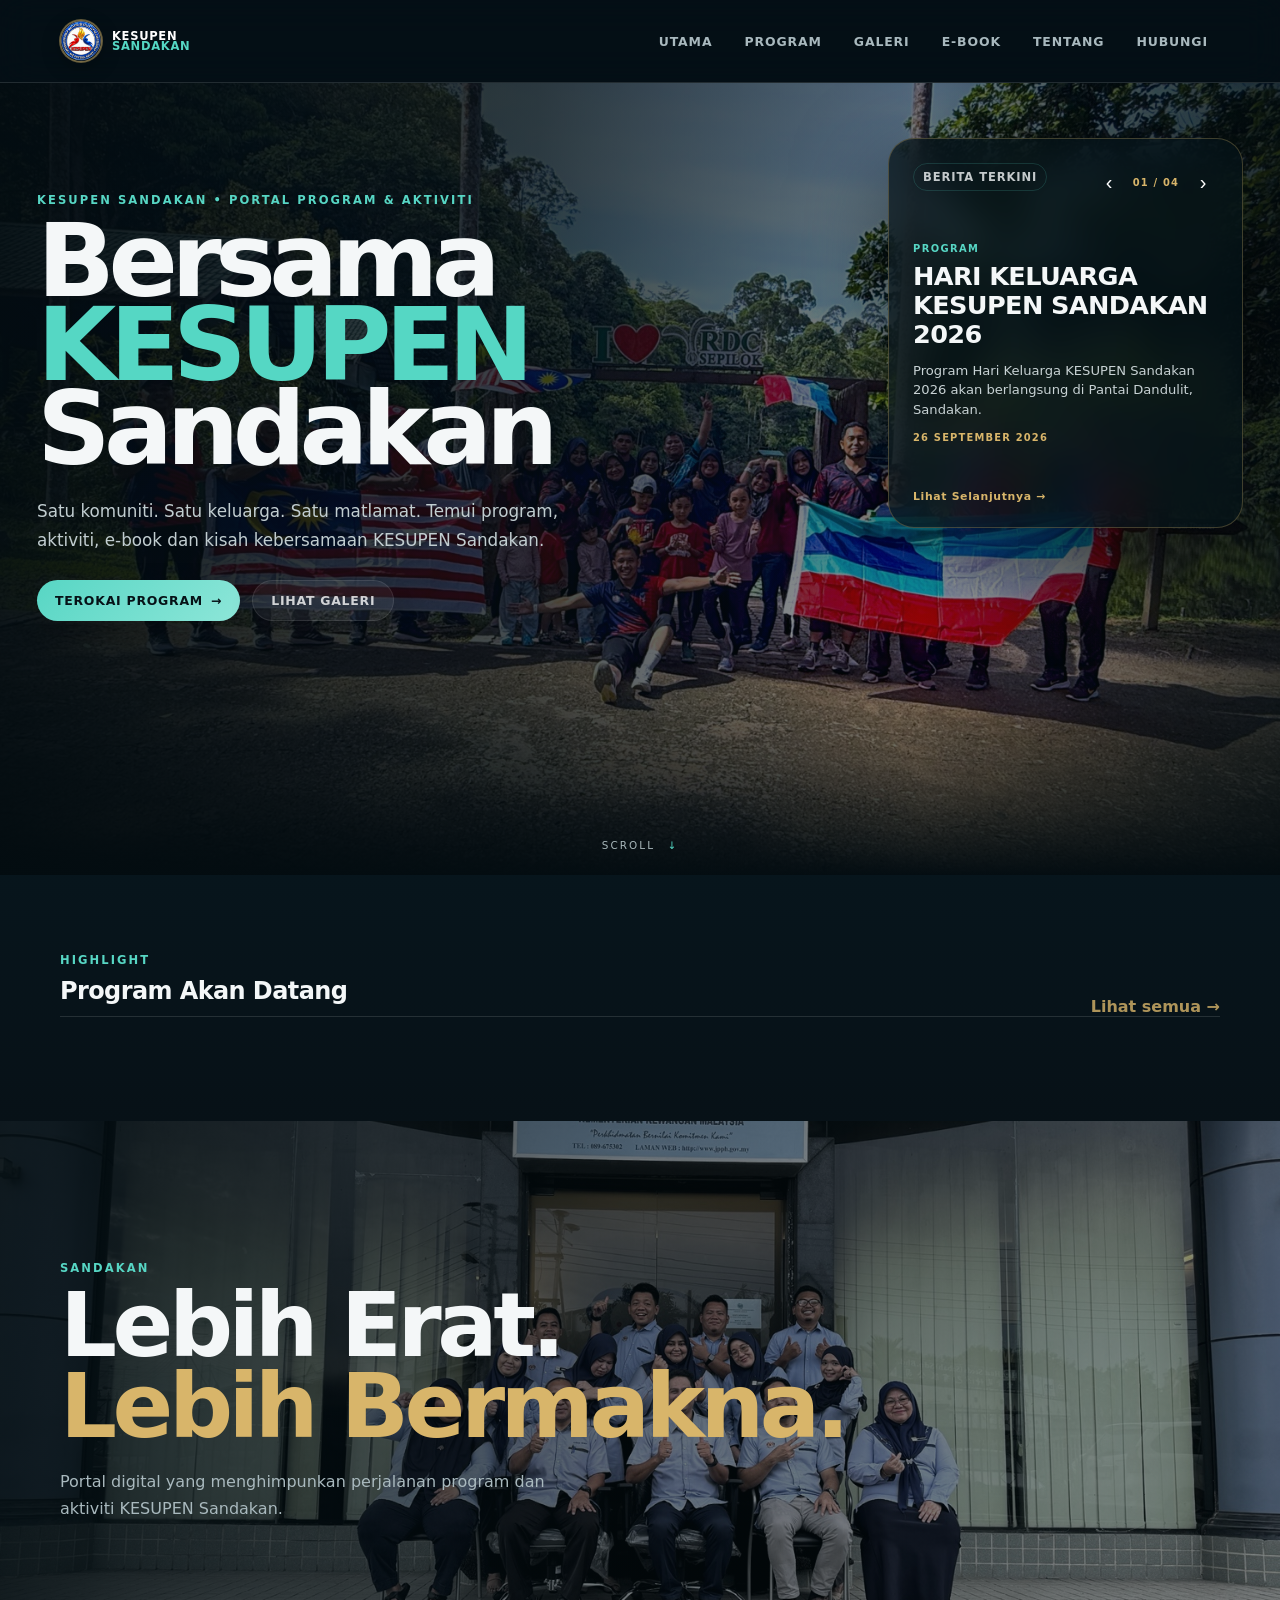
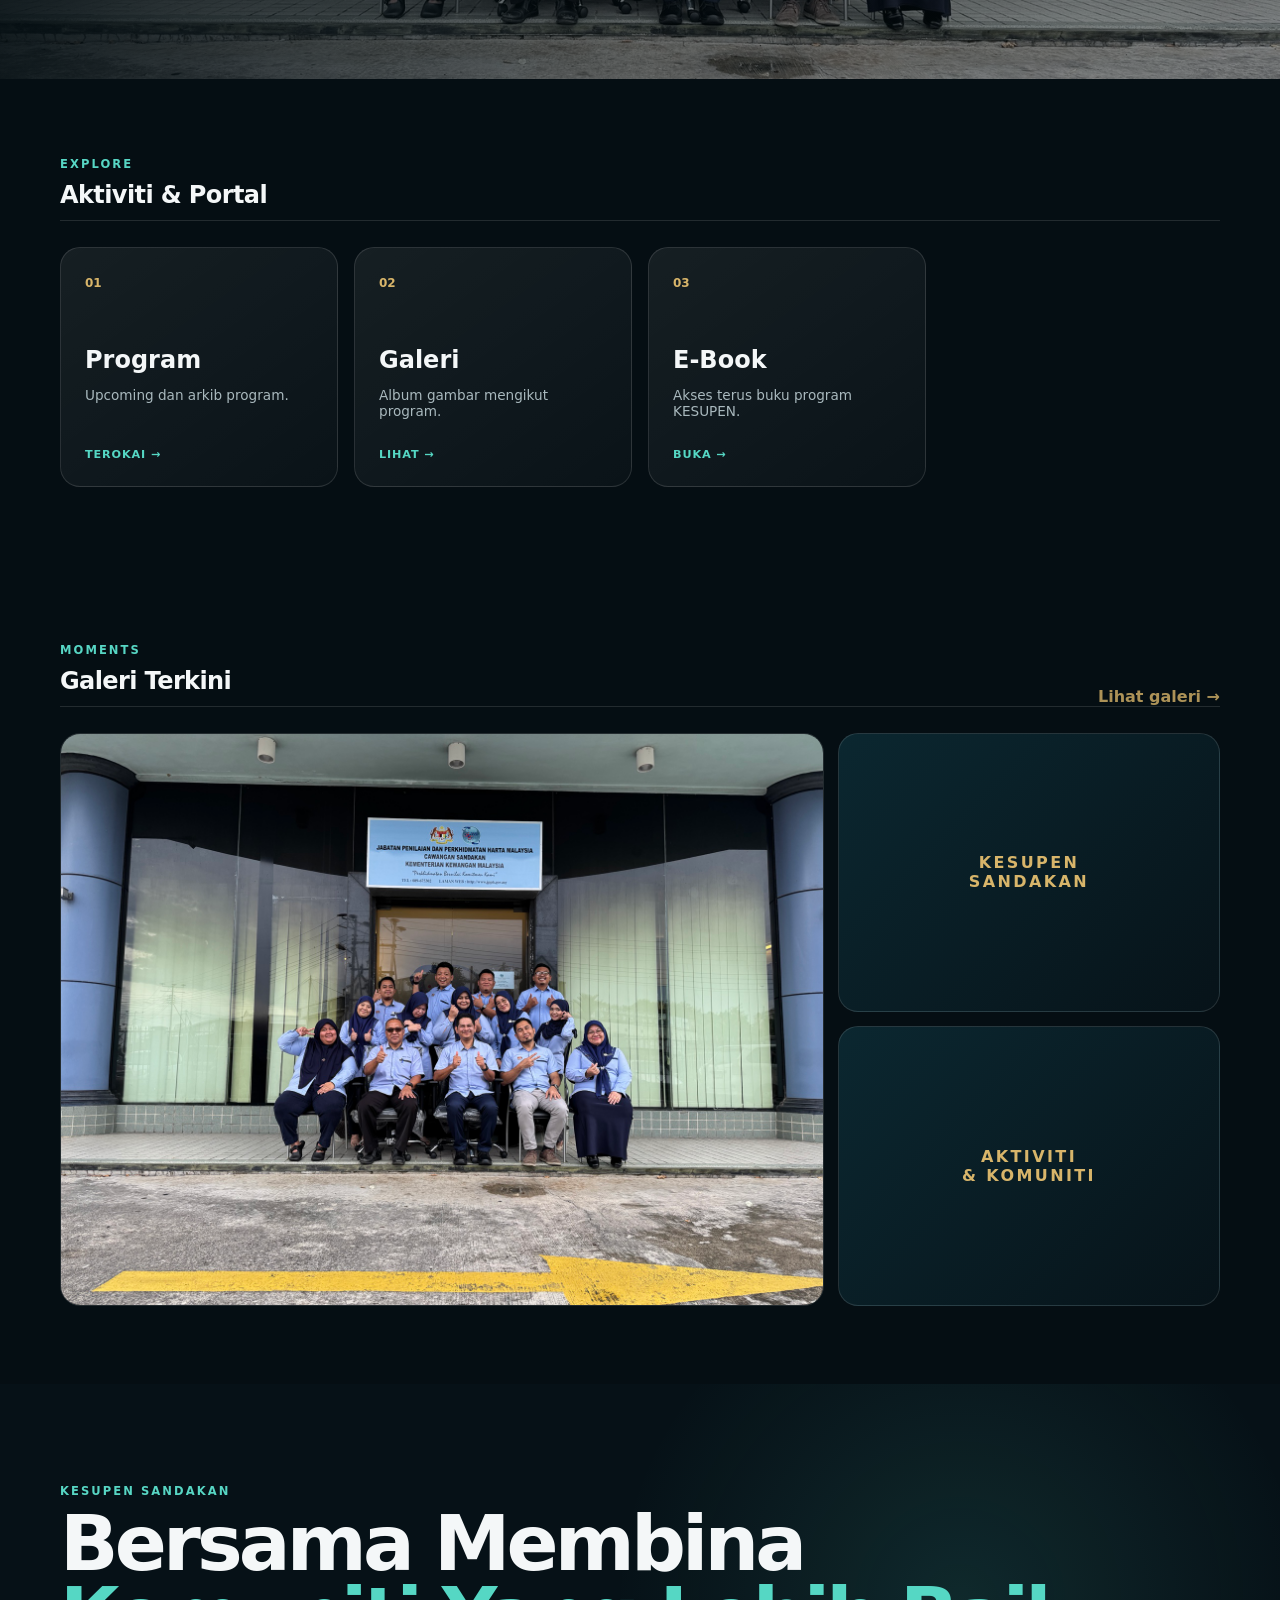
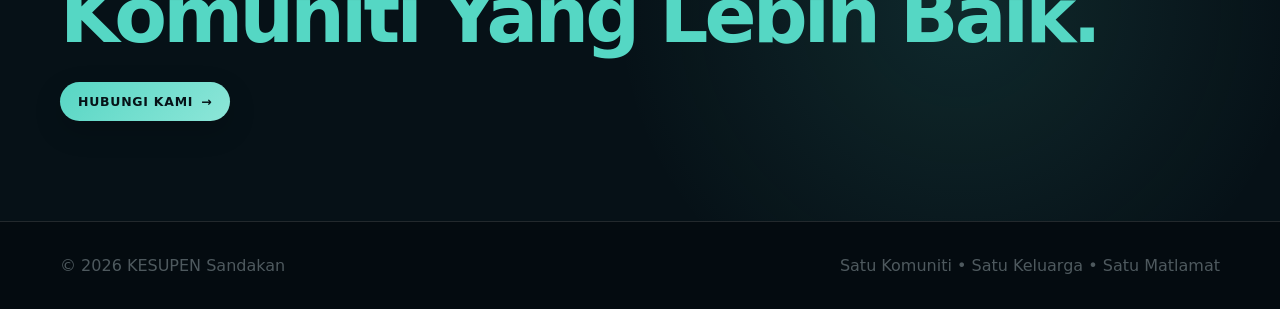
<file: index.html>
<!DOCTYPE html>
<html lang="ms">
<head>
<meta name="description" content="Portal digital dan informasi KESUPEN Sandakan yang menghimpunkan program, aktiviti, berita, galeri dan maklumat terkini.">
<meta name="theme-color" content="#0b1020">
  <meta charset="UTF-8">
  <meta name="viewport" content="width=device-width, initial-scale=1.0">
  <meta name="robots" content="noindex, nofollow">
  <title>KESUPEN Sandakan | Portal Digital &amp; Informasi</title>
  <link rel="icon" type="image/png" href="assets/images/kesupen-logo.png">
  <link rel="stylesheet" href="css/style.css">
<meta property="og:site_name" content="KESUPEN Sandakan">
<meta property="og:title" content="KESUPEN Sandakan | Portal Digital &amp; Informasi">
<meta property="og:description" content="Portal digital dan informasi KESUPEN Sandakan yang menghimpunkan program, aktiviti, berita, galeri dan maklumat terkini.">
<meta property="og:type" content="website">
<link rel="canonical" href="https://kesupensandakan.github.io/portalkesupensdkn/">
<meta name="twitter:card" content="summary">
<meta name="twitter:title" content="KESUPEN Sandakan | Portal Digital &amp; Informasi">
<meta name="twitter:description" content="Portal digital dan informasi KESUPEN Sandakan — program, aktiviti, berita, e-book dan galeri.">
<script type="application/ld+json">{
  "@context":"https://schema.org",
  "@type":"WebSite",
  "name":"KESUPEN Sandakan",
  "url":"https://kesupensandakan.github.io/portalkesupensdkn/",
  "inLanguage":"ms",
  "description":"Portal digital dan informasi KESUPEN Sandakan yang menghimpunkan program, aktiviti, berita, galeri dan maklumat terkini."
}</script>
</head>
<body>
<header class="site-header premium-nav">
  <div class="container nav-wrap">
    <a class="brand" href="index.html" aria-label="KESUPEN Sandakan">
      <img class="brand-logo" src="assets/images/kesupen-logo.png" alt="Logo KESUPEN Sandakan">
      <span>KESUPEN<br><b>SANDAKAN</b></span>
    </a>
    <button id="mobileMenuBtn" class="mobile-menu-btn" aria-label="Buka menu" aria-expanded="false">☰</button>
    <nav>
      <a href="index.html">UTAMA</a>
      <a href="programs.html">PROGRAM</a>
      <a href="gallery.html">GALERI</a>
      <a href="event.html?id=hari-keluarga-kesupen-sandakan-2026">E-BOOK</a>
      <a href="about.html">TENTANG</a>
      <a href="contact.html">HUBUNGI</a>
    </nav>
  </div>
</header>

<main class="page-reveal">
  <section class="v3-hero">
    <div class="hero-backdrop"></div>
    <div class="hero-overlay"></div>
    <div class="container v3-hero-inner">
      <div class="v3-hero-copy">
        <p class="eyebrow">KESUPEN SANDAKAN • PORTAL PROGRAM & AKTIVITI</p>
        <h1>Bersama<br><span>KESUPEN</span><br>Sandakan</h1>
        <p class="hero-lead">Satu komuniti. Satu keluarga. Satu matlamat. Temui program, aktiviti, e-book dan kisah kebersamaan KESUPEN Sandakan.</p>
        <div class="hero-actions">
          <a class="btn" href="programs.html">TEROKAI PROGRAM <span>→</span></a>
          <a class="btn secondary" href="gallery.html">LIHAT GALERI</a>
        </div>
      </div>

      <aside class="v3-event-card hero-news-card" id="featuredNews">
        <div class="event-card-top news-card-top">
          <span class="event-status">BERITA TERKINI</span>
          <div class="hero-news-nav" aria-label="Navigasi berita">
            <button type="button" id="heroNewsPrev" aria-label="Berita sebelumnya">‹</button>
            <span id="heroNewsCounterTop">01 / 04</span>
            <button type="button" id="heroNewsNext" aria-label="Berita seterusnya">›</button>
          </div>
        </div>
        <div class="hero-news-window" aria-live="polite">
          <p class="eyebrow" id="heroNewsCategory">PROGRAM</p>
          <h2 id="heroNewsTitle">Memuatkan…</h2>
          <p class="hero-news-summary" id="heroNewsSummary"></p>
          <div class="hero-news-date" id="heroNewsDate"></div>
        </div>
        <div class="hero-news-controls">
          <a id="heroNewsLink" class="hero-news-more" href="programs.html">Lihat Selanjutnya →</a>
        </div>
      </aside>
    </div>
    <div class="scroll-cue">SCROLL <span>↓</span></div>
  </section>

  <section class="section v3-featured">
    <div class="container">
      <div class="section-heading">
        <div><p class="eyebrow">HIGHLIGHT</p><h2>Program Akan Datang</h2></div>
        <a class="home-highlight-link" href="programs.html">Lihat semua →</a>
      </div>
      <div id="upcomingGrid" class="v3-event-grid"></div>
    </div>
  </section>

  <section class="sandakan-banner">
    <div class="sandakan-image"></div>
    <div class="sandakan-overlay"></div>
    <div class="container sandakan-content">
      <p class="eyebrow">SANDAKAN</p>
      <h2>Lebih Erat.<br><span>Lebih Bermakna.</span></h2>
      <p>Portal digital yang menghimpunkan perjalanan program dan aktiviti KESUPEN Sandakan.</p>
    </div>
  </section>

  <section class="section">
    <div class="container">
      <div class="section-heading">
        <div><p class="eyebrow">EXPLORE</p><h2>Aktiviti & Portal</h2></div>
      </div>
      <div class="v3-card-grid">
        <a class="v3-card" href="programs.html"><span>01</span><h3>Program</h3><p>Upcoming dan arkib program.</p><b>TEROKAI →</b></a>
        <a class="v3-card" href="gallery.html"><span>02</span><h3>Galeri</h3><p>Album gambar mengikut program.</p><b>LIHAT →</b></a>
        <a class="v3-card" href="event.html?id=hari-keluarga-kesupen-sandakan-2026"><span>03</span><h3>E-Book</h3><p>Akses terus buku program KESUPEN.</p><b>BUKA →</b></a>
      </div>
    </div>
  </section>

  <section class="section v3-gallery-preview">
    <div class="container">
      <div class="section-heading"><div><p class="eyebrow">MOMENTS</p><h2>Galeri Terkini</h2></div><a class="home-highlight-link" href="gallery.html">Lihat galeri →</a></div>
      <div class="gallery-mosaic">
        <a href="gallery.html" class="mosaic-main"><img src="assets/images/kesupen-team.jpeg" alt="Aktiviti KESUPEN Sandakan"></a>
        <div class="mosaic-side"><div class="mosaic-placeholder">KESUPEN<br>SANDAKAN</div><div class="mosaic-placeholder">AKTIVITI<br>& KOMUNITI</div></div>
      </div>
    </div>
  </section>

  <section class="v3-cta">
    <div class="container">
      <p class="eyebrow">KESUPEN SANDAKAN</p>
      <h2>Bersama Membina<br><span>Komuniti Yang Lebih Baik.</span></h2>
      <a class="btn" href="contact.html">HUBUNGI KAMI <span>→</span></a>
    </div>
  </section>
</main>

<footer class="site-footer">
  <div class="container footer-v3"><span>© 2026 KESUPEN Sandakan</span><span>Satu Komuniti • Satu Keluarga • Satu Matlamat</span></div>
</footer>

<script src="js/app.js"></script>
<script src="js/events.js"></script>
<script>
(function(){
  const events = (window.KESUPEN_EVENTS || []);
  const upcoming = events.filter(e=>e.status==="upcoming").sort((a,b)=>a.date.localeCompare(b.date));
  const featured = upcoming[0];
  if(featured){
    const grid=document.getElementById("upcomingGrid");
    upcoming.slice(0,3).forEach(e=>{
      const c=document.createElement("article"); c.className="v3-event-tile";
      c.innerHTML=`<div class="date-box"><strong>${e.date.split("-")[2]}</strong><small>${e.dateText.split(" ")[1]||""}</small></div><div><p class="eyebrow">${e.category}</p><h3>${e.title}</h3><p>${e.location}</p></div><a href="${e.eventPage||"programs.html"}">→</a>`;
      grid.appendChild(c);
    });
  }

  const news=[
    {category:"PROGRAM",title:"HARI KELUARGA KESUPEN SANDAKAN 2026",summary:"Program Hari Keluarga KESUPEN Sandakan 2026 akan berlangsung di Pantai Dandulit, Sandakan.",date:"26 SEPTEMBER 2026",link:"event.html?id=hari-keluarga-kesupen-sandakan-2026"},
    {category:"E-BOOK",title:"BUKU PROGRAM DIGITAL KINI BOLEH DIAKSES",summary:"Buku program digital HARI KELUARGA KESUPEN SANDAKAN 2026 tersedia untuk rujukan dan capaian dalam talian.",date:"AKSES DIGITAL",link:"event.html?id=hari-keluarga-kesupen-sandakan-2026"},
    {category:"GALERI",title:"DOKUMENTASI PROGRAM & AKTIVITI KESUPEN",summary:"Koleksi visual program dan aktiviti KESUPEN Sandakan dihimpunkan melalui galeri digital portal.",date:"GALERI KESUPEN",link:"gallery.html"},
    {category:"PORTAL",title:"PUSAT RUJUKAN DIGITAL KESUPEN SANDAKAN",summary:"Maklumat program, aktiviti, dokumentasi dan buku program disusun secara mudah untuk capaian pengguna.",date:"PORTAL KESUPEN",link:"about.html"}
  ];
  const title=document.getElementById("heroNewsTitle"), summary=document.getElementById("heroNewsSummary"), category=document.getElementById("heroNewsCategory"), date=document.getElementById("heroNewsDate"), link=document.getElementById("heroNewsLink"), counter=document.getElementById("heroNewsCounterTop");
  const card=document.getElementById("featuredNews");
  if(!title || !news.length) return;
  let i=0,timer;
  function render(){
    const n=news[i];
    const windowEl=document.querySelector(".hero-news-window");
    if(windowEl){ windowEl.classList.remove("news-swap"); void windowEl.offsetWidth; }
    category.textContent=n.category; title.textContent=n.title; summary.textContent=n.summary; date.textContent=n.date; link.href=n.link||"#"; counter.textContent=String(i+1).padStart(2,"0")+" / "+String(news.length).padStart(2,"0");
    if(windowEl) windowEl.classList.add("news-swap");
  }
  function next(){i=(i+1)%news.length;render();}
  function prev(){i=(i-1+news.length)%news.length;render();}
  function start(){clearInterval(timer);timer=setInterval(next,5000);}
  document.getElementById("heroNewsNext").addEventListener("click",next);
  document.getElementById("heroNewsPrev").addEventListener("click",prev);

  // Mobile: swipe left/right on the news content to change headline.
  const swipeArea=document.querySelector(".hero-news-window");
  if(swipeArea){
    let startX=0,startY=0,startTime=0,moved=false;
    swipeArea.addEventListener("touchstart",e=>{
      if(!e.touches.length) return;
      startX=e.touches[0].clientX; startY=e.touches[0].clientY;
      startTime=Date.now(); moved=false;
    },{passive:true});
    swipeArea.addEventListener("touchmove",e=>{
      if(!e.touches.length) return;
      const dx=e.touches[0].clientX-startX, dy=e.touches[0].clientY-startY;
      if(Math.abs(dx)>12 && Math.abs(dx)>Math.abs(dy)){ moved=true; e.preventDefault(); }
    },{passive:false});
    swipeArea.addEventListener("touchend",e=>{
      const t=e.changedTouches && e.changedTouches[0];
      if(!t || !moved) return;
      const dx=t.clientX-startX, elapsed=Date.now()-startTime;
      if(elapsed<700 && Math.abs(dx)>=45){
        if(dx<0) next(); else prev();
      }
    },{passive:true});
  }
  render(); start();
  document.addEventListener("visibilitychange",()=>{if(document.hidden) clearInterval(timer); else start();});
})();
</script>
</body>
</html>
</file>
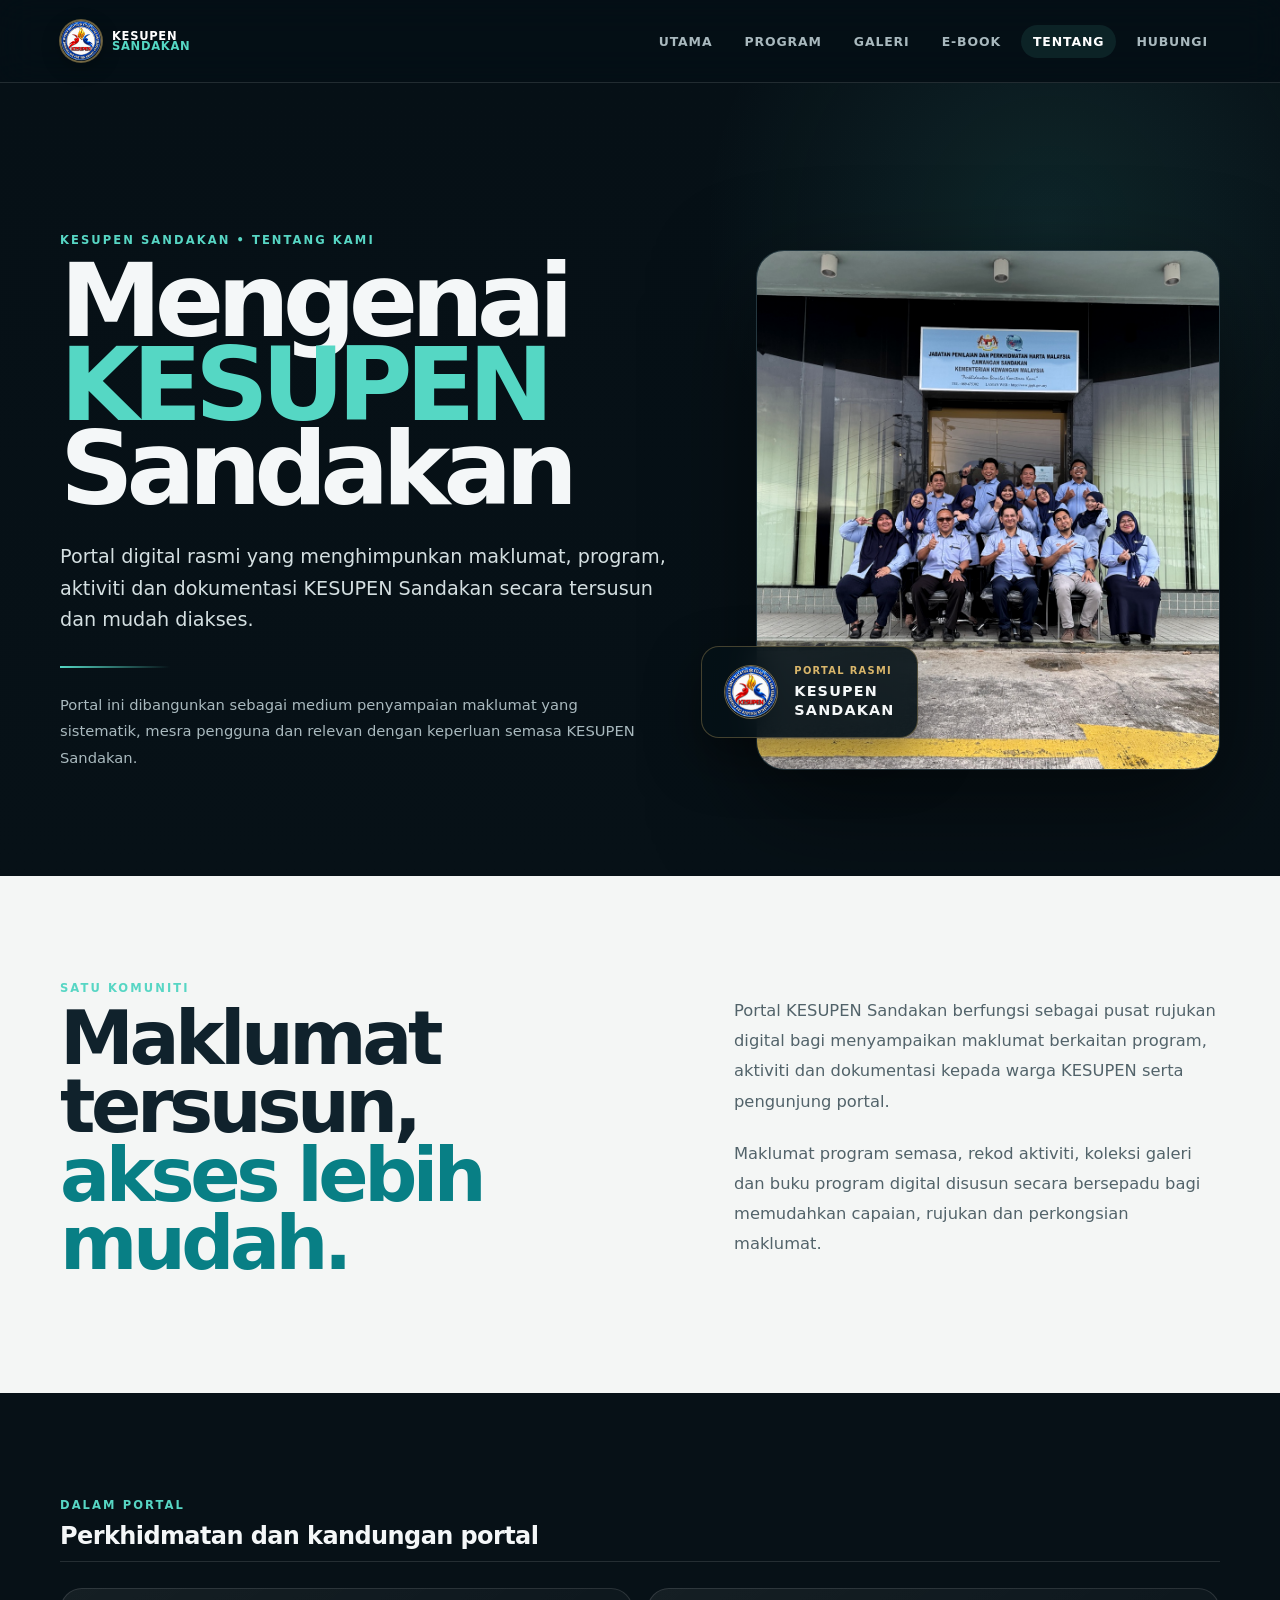
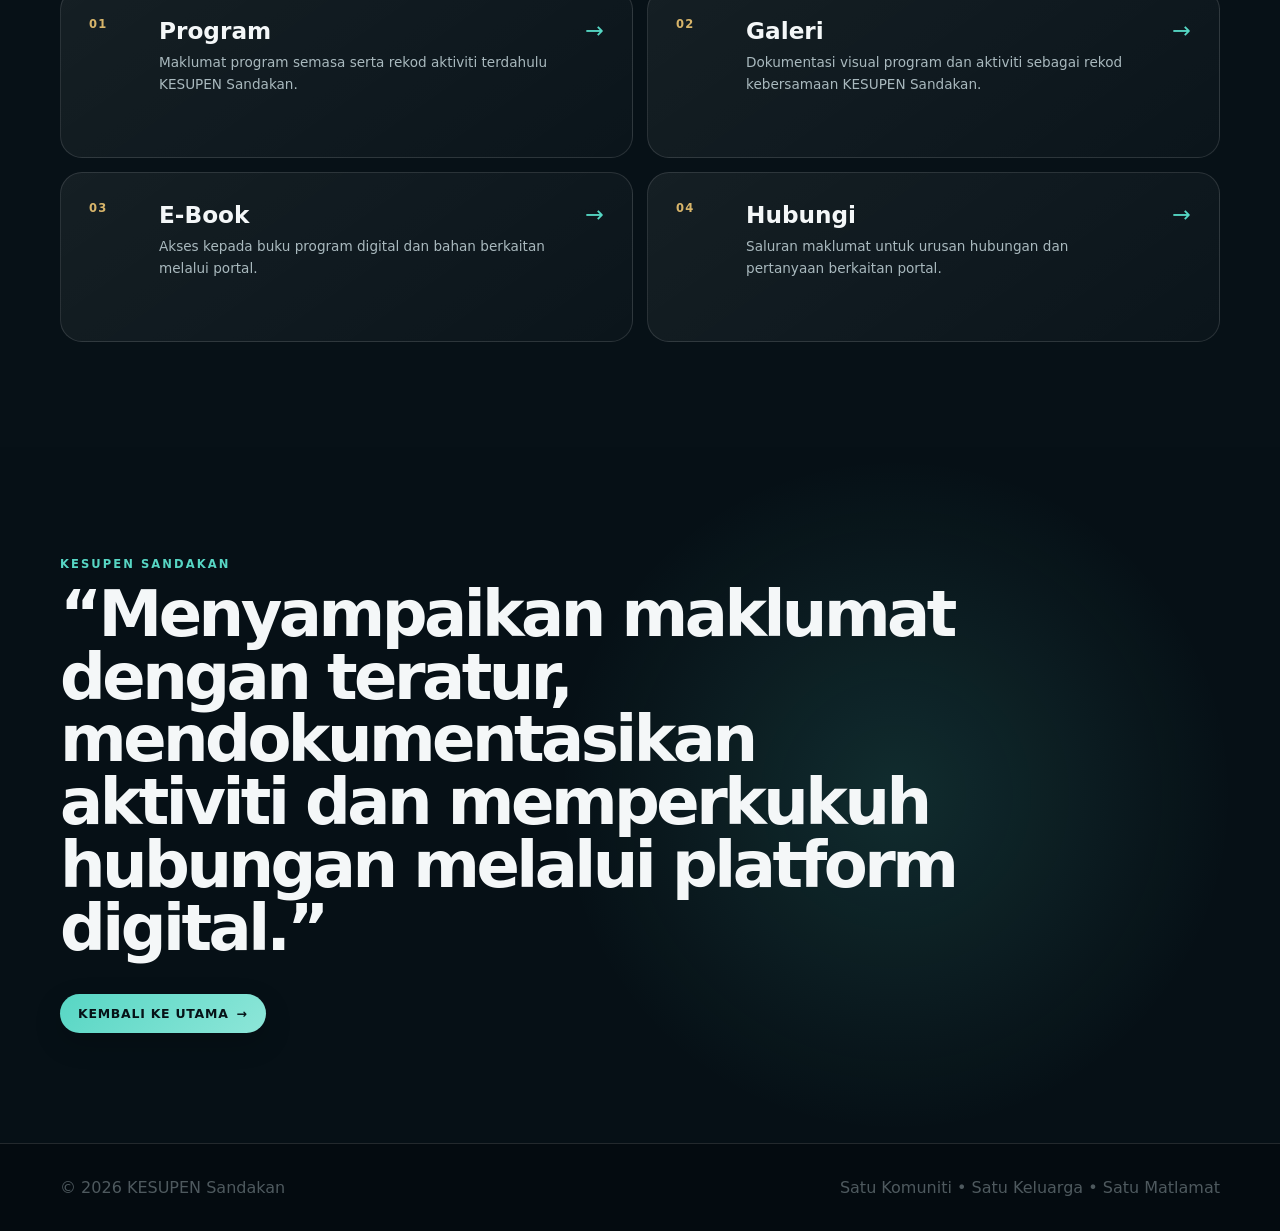
<file: about.html>
<!DOCTYPE html>
<html lang="ms">
<head>
<meta name="description" content="Portal rasmi KESUPEN Sandakan — program, e-book, galeri dan maklumat KESUPEN.">
<meta name="theme-color" content="#0b1020">
  <meta charset="UTF-8">
  <meta name="viewport" content="width=device-width, initial-scale=1.0">
  <title>Tentang | KESUPEN Sandakan</title>
  <link rel="icon" type="image/png" href="assets/images/kesupen-logo.png">
  <link rel="stylesheet" href="css/style.css">
<meta property="og:site_name" content="KESUPEN Sandakan">
<meta property="og:title" content="Tentang | KESUPEN Sandakan">
<meta property="og:description" content="Portal rasmi KESUPEN Sandakan.">
<meta property="og:type" content="website">
<link rel="canonical" href="https://kesupensandakan.github.io/portalkesupensdkn/about.html">
<meta name="twitter:card" content="summary">
<meta name="twitter:title" content="KESUPEN Sandakan | Portal Rasmi">
<meta name="twitter:description" content="Portal digital KESUPEN Sandakan — program, aktiviti, e-book dan galeri.">
<script type="application/ld+json">{
  "@context":"https://schema.org",
  "@type":"WebSite",
  "name":"KESUPEN Sandakan",
  "url":"https://kesupensandakan.github.io/portalkesupensdkn/",
  "inLanguage":"ms",
  "description":"Portal rasmi KESUPEN Sandakan — program, e-book, galeri dan maklumat KESUPEN."
}</script>
</head>
<body>
<header class="site-header premium-nav">
  <div class="container nav-wrap">
    <a class="brand" href="index.html" aria-label="KESUPEN Sandakan">
      <img class="brand-logo" src="assets/images/kesupen-logo.png" alt="Logo KESUPEN Sandakan">
      <span>KESUPEN<br><b>SANDAKAN</b></span>
    </a>
    <button id="mobileMenuBtn" class="mobile-menu-btn" aria-label="Buka menu" aria-expanded="false">☰</button>
    <nav>
      <a href="index.html">UTAMA</a>
      <a href="programs.html">PROGRAM</a>
      <a href="gallery.html">GALERI</a>
      <a href="event.html?id=hari-keluarga-kesupen-sandakan-2026">E-BOOK</a>
      <a class="active" href="about.html">TENTANG</a>
      <a href="contact.html">HUBUNGI</a>
    </nav>
  </div>
</header>

<main class="about-modern page-reveal">
  <section class="about-intro">
    <div class="container about-intro-grid">
      <div class="about-intro-copy">
        <p class="eyebrow">KESUPEN SANDAKAN • TENTANG KAMI</p>
        <h1>Mengenai<br><span>KESUPEN</span><br>Sandakan</h1>
        <p class="about-lead">Portal digital rasmi yang menghimpunkan maklumat, program, aktiviti dan dokumentasi KESUPEN Sandakan secara tersusun dan mudah diakses.</p>
        <div class="about-line"></div>
        <p class="about-note">Portal ini dibangunkan sebagai medium penyampaian maklumat yang sistematik, mesra pengguna dan relevan dengan keperluan semasa KESUPEN Sandakan.</p>
      </div>
      <div class="about-identity">
        <div class="identity-image"><img src="assets/images/kesupen-team.jpeg" alt="Aktiviti dan kebersamaan KESUPEN Sandakan"></div>
        <div class="identity-card">
          <img src="assets/images/kesupen-logo.png" alt="Logo KESUPEN Sandakan">
          <div><span>PORTAL RASMI</span><strong>KESUPEN<br>SANDAKAN</strong></div>
        </div>
      </div>
    </div>
  </section>

  <section class="about-statement section">
    <div class="container statement-grid">
      <div>
        <p class="eyebrow">SATU KOMUNITI</p>
        <h2>Maklumat tersusun,<br><span>akses lebih mudah.</span></h2>
      </div>
      <div class="statement-copy">
        <p>Portal KESUPEN Sandakan berfungsi sebagai pusat rujukan digital bagi menyampaikan maklumat berkaitan program, aktiviti dan dokumentasi kepada warga KESUPEN serta pengunjung portal.</p>
        <p>Maklumat program semasa, rekod aktiviti, koleksi galeri dan buku program digital disusun secara bersepadu bagi memudahkan capaian, rujukan dan perkongsian maklumat.</p>
      </div>
    </div>
  </section>

  <section class="about-modules section">
    <div class="container">
      <div class="section-heading">
        <div><p class="eyebrow">DALAM PORTAL</p><h2>Perkhidmatan dan kandungan portal</h2></div>
      </div>
      <div class="about-module-grid">
        <a class="about-module" href="programs.html"><span>01</span><div><h3>Program</h3><p>Maklumat program semasa serta rekod aktiviti terdahulu KESUPEN Sandakan.</p></div><b>→</b></a>
        <a class="about-module" href="gallery.html"><span>02</span><div><h3>Galeri</h3><p>Dokumentasi visual program dan aktiviti sebagai rekod kebersamaan KESUPEN Sandakan.</p></div><b>→</b></a>
        <a class="about-module" href="event.html?id=hari-keluarga-kesupen-sandakan-2026"><span>03</span><div><h3>E-Book</h3><p>Akses kepada buku program digital dan bahan berkaitan melalui portal.</p></div><b>→</b></a>
        <a class="about-module" href="contact.html"><span>04</span><div><h3>Hubungi</h3><p>Saluran maklumat untuk urusan hubungan dan pertanyaan berkaitan portal.</p></div><b>→</b></a>
      </div>
    </div>
  </section>

  <section class="about-quote">
    <div class="container">
      <p class="eyebrow">KESUPEN SANDAKAN</p>
      <blockquote>“Menyampaikan maklumat dengan teratur, mendokumentasikan aktiviti dan memperkukuh hubungan melalui platform digital.”</blockquote>
      <a class="btn" href="index.html">KEMBALI KE UTAMA <span>→</span></a>
    </div>
  </section>
</main>

<footer class="site-footer">
  <div class="container footer-v3"><span>© 2026 KESUPEN Sandakan</span><span>Satu Komuniti • Satu Keluarga • Satu Matlamat</span></div>
</footer>
<script src="js/app.js"></script>
</body>
</html>
</file>
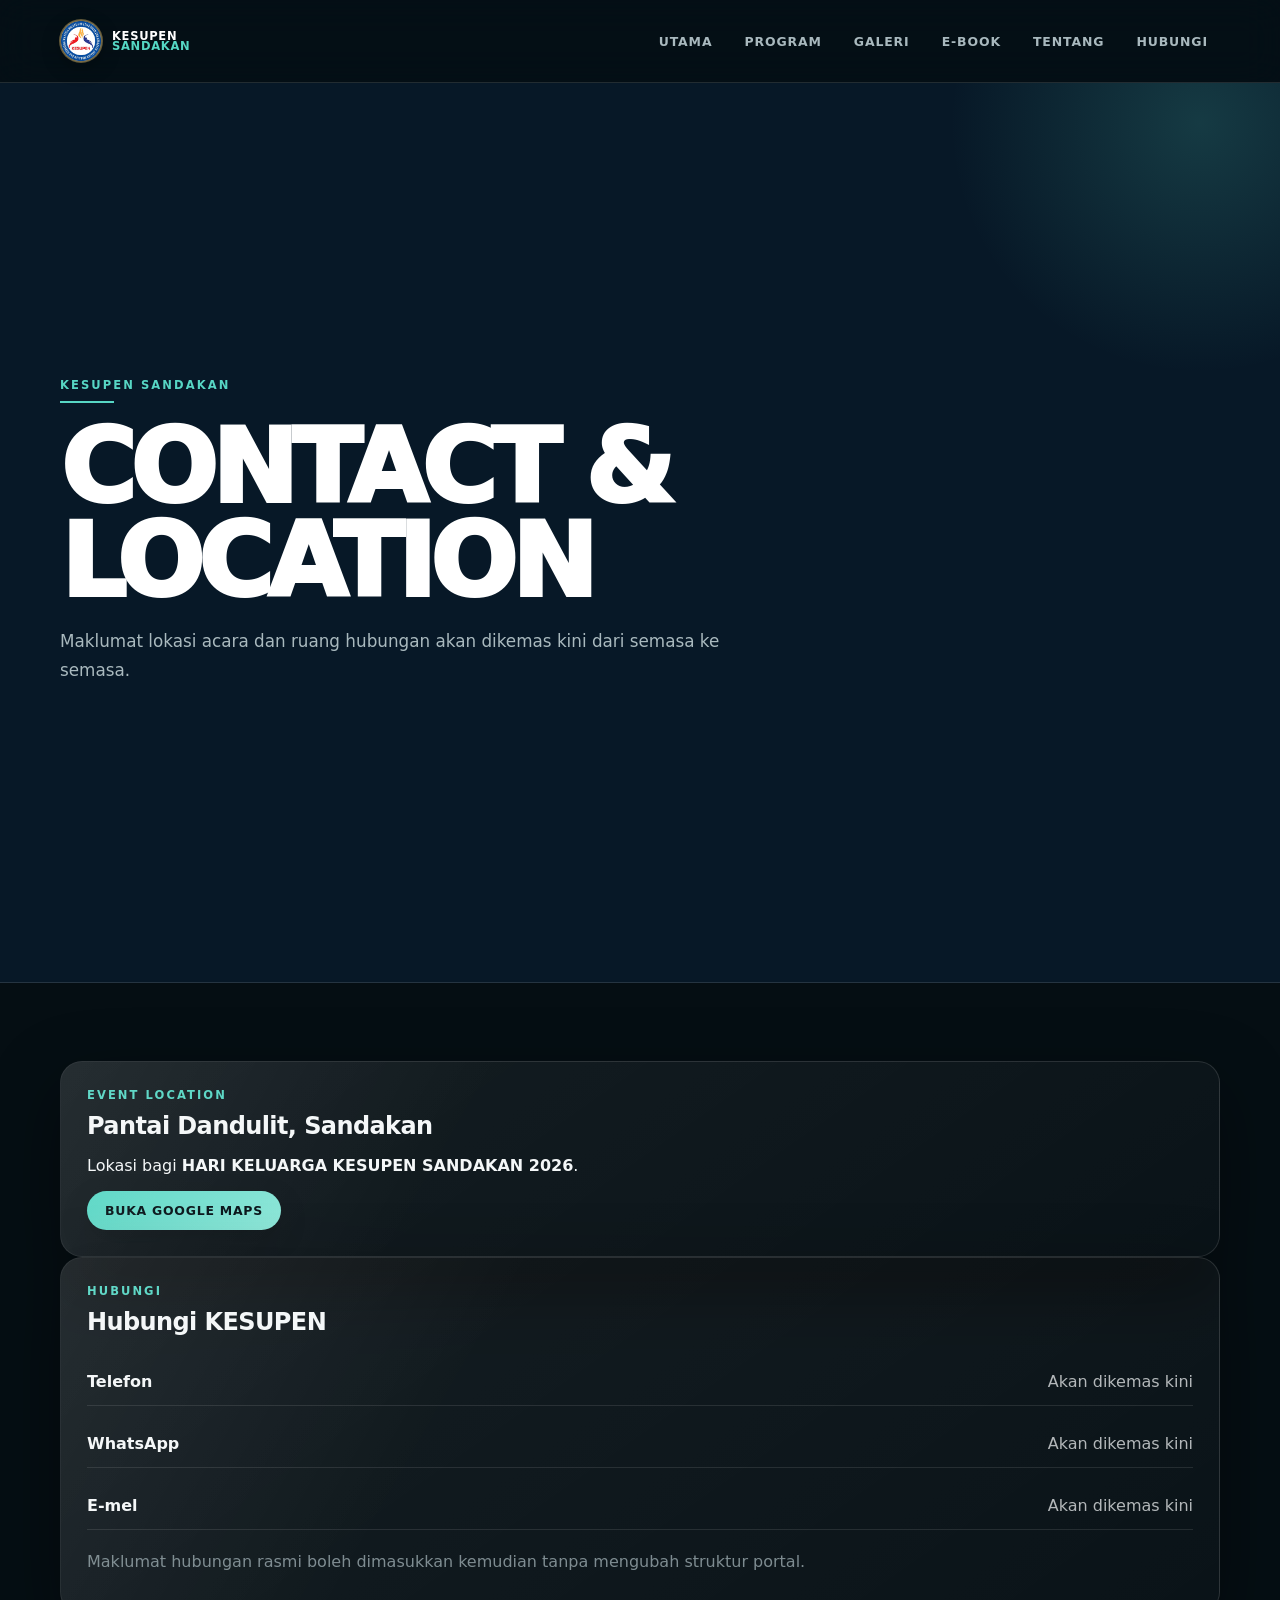
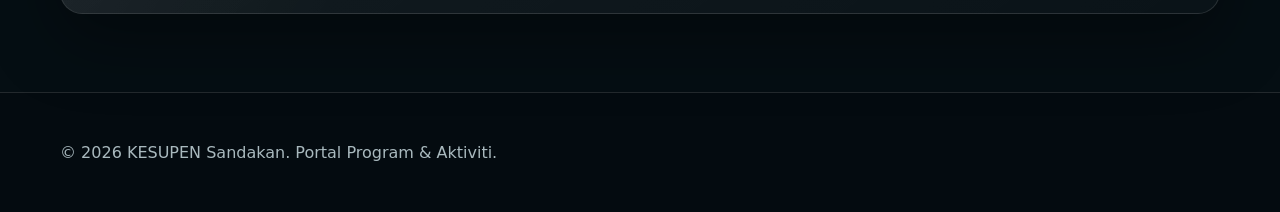
<file: contact.html>
<!DOCTYPE html>
<html lang="ms">
<head>
<meta name="description" content="Portal rasmi KESUPEN Sandakan — program, e-book, galeri dan maklumat KESUPEN.">
<meta name="theme-color" content="#0b1020">
  <meta charset="UTF-8">
  <meta name="viewport" content="width=device-width, initial-scale=1.0">
  <title>Contact & Location | KESUPEN Sandakan</title>
  <link rel="icon" type="image/jpeg" href="assets/images/kesupen-logo.jpeg">
  <link rel="stylesheet" href="css/style.css">
<meta property="og:site_name" content="KESUPEN Sandakan">
<meta property="og:title" content="Contact & Location | KESUPEN Sandakan">
<meta property="og:description" content="Portal rasmi KESUPEN Sandakan.">
<meta property="og:type" content="website">
<link rel="canonical" href="https://kesupensandakan.github.io/portalkesupensdkn/contact.html">
<meta name="twitter:card" content="summary">
<meta name="twitter:title" content="KESUPEN Sandakan | Portal Rasmi">
<meta name="twitter:description" content="Portal digital KESUPEN Sandakan — program, aktiviti, e-book dan galeri.">
<script type="application/ld+json">{
  "@context":"https://schema.org",
  "@type":"WebSite",
  "name":"KESUPEN Sandakan",
  "url":"https://kesupensandakan.github.io/portalkesupensdkn/",
  "inLanguage":"ms",
  "description":"Portal rasmi KESUPEN Sandakan — program, e-book, galeri dan maklumat KESUPEN."
}</script>
</head>
<body>
<header class="site-header premium-nav">
  <div class="container nav-wrap">
    <a class="brand" href="index.html" aria-label="KESUPEN Sandakan">
      <img class="brand-logo" src="assets/images/kesupen-logo.jpeg" alt="Logo KESUPEN Sandakan">
      <span>KESUPEN<br><b>SANDAKAN</b></span>
    </a>
    <button id="mobileMenuBtn" class="mobile-menu-btn" aria-label="Buka menu" aria-expanded="false">☰</button>
    <nav>
      <a href="index.html">UTAMA</a>
      <a href="programs.html">PROGRAM</a>
      <a href="gallery.html">GALERI</a>
      <a href="event.html?id=hari-keluarga-kesupen-sandakan-2026">E-BOOK</a>
      <a href="about.html">TENTANG</a>
      <a href="contact.html">HUBUNGI</a>
    </nav>
  </div>
</header>

<main class="page-reveal">
  <section class="hero compact">
    <div class="container">
      <p class="eyebrow">KESUPEN SANDAKAN</p>
      <h1>CONTACT & LOCATION</h1>
      <p>Maklumat lokasi acara dan ruang hubungan akan dikemas kini dari semasa ke semasa.</p>
    </div>
  </section>

  <section class="section">
    <div class="container grid-2">
      <article class="card">
        <p class="eyebrow">EVENT LOCATION</p>
        <h2>Pantai Dandulit, Sandakan</h2>
        <p>Lokasi bagi <strong>HARI KELUARGA KESUPEN SANDAKAN 2026</strong>.</p>
        <a class="btn" target="_blank" rel="noopener"
           href="https://www.google.com/maps/search/?api=1&query=Pantai%20Dandulit%2C%20Sandakan">
          BUKA GOOGLE MAPS
        </a>
      </article>

      <article class="card">
        <p class="eyebrow">HUBUNGI</p>
        <h2>Hubungi KESUPEN</h2>
        <div class="contact-list">
          <div><strong>Telefon</strong><span>Akan dikemas kini</span></div>
          <div><strong>WhatsApp</strong><span>Akan dikemas kini</span></div>
          <div><strong>E-mel</strong><span>Akan dikemas kini</span></div>
        </div>
        <p class="muted">Maklumat hubungan rasmi boleh dimasukkan kemudian tanpa mengubah struktur portal.</p>
      </article>
    </div>
  </section>
</main>

<footer class="site-footer">
  <div class="container">
    <p>© 2026 KESUPEN Sandakan. Portal Program & Aktiviti.</p>
  </div>
</footer>
<script src="js/app.js"></script>
</body>
</html>
</file>
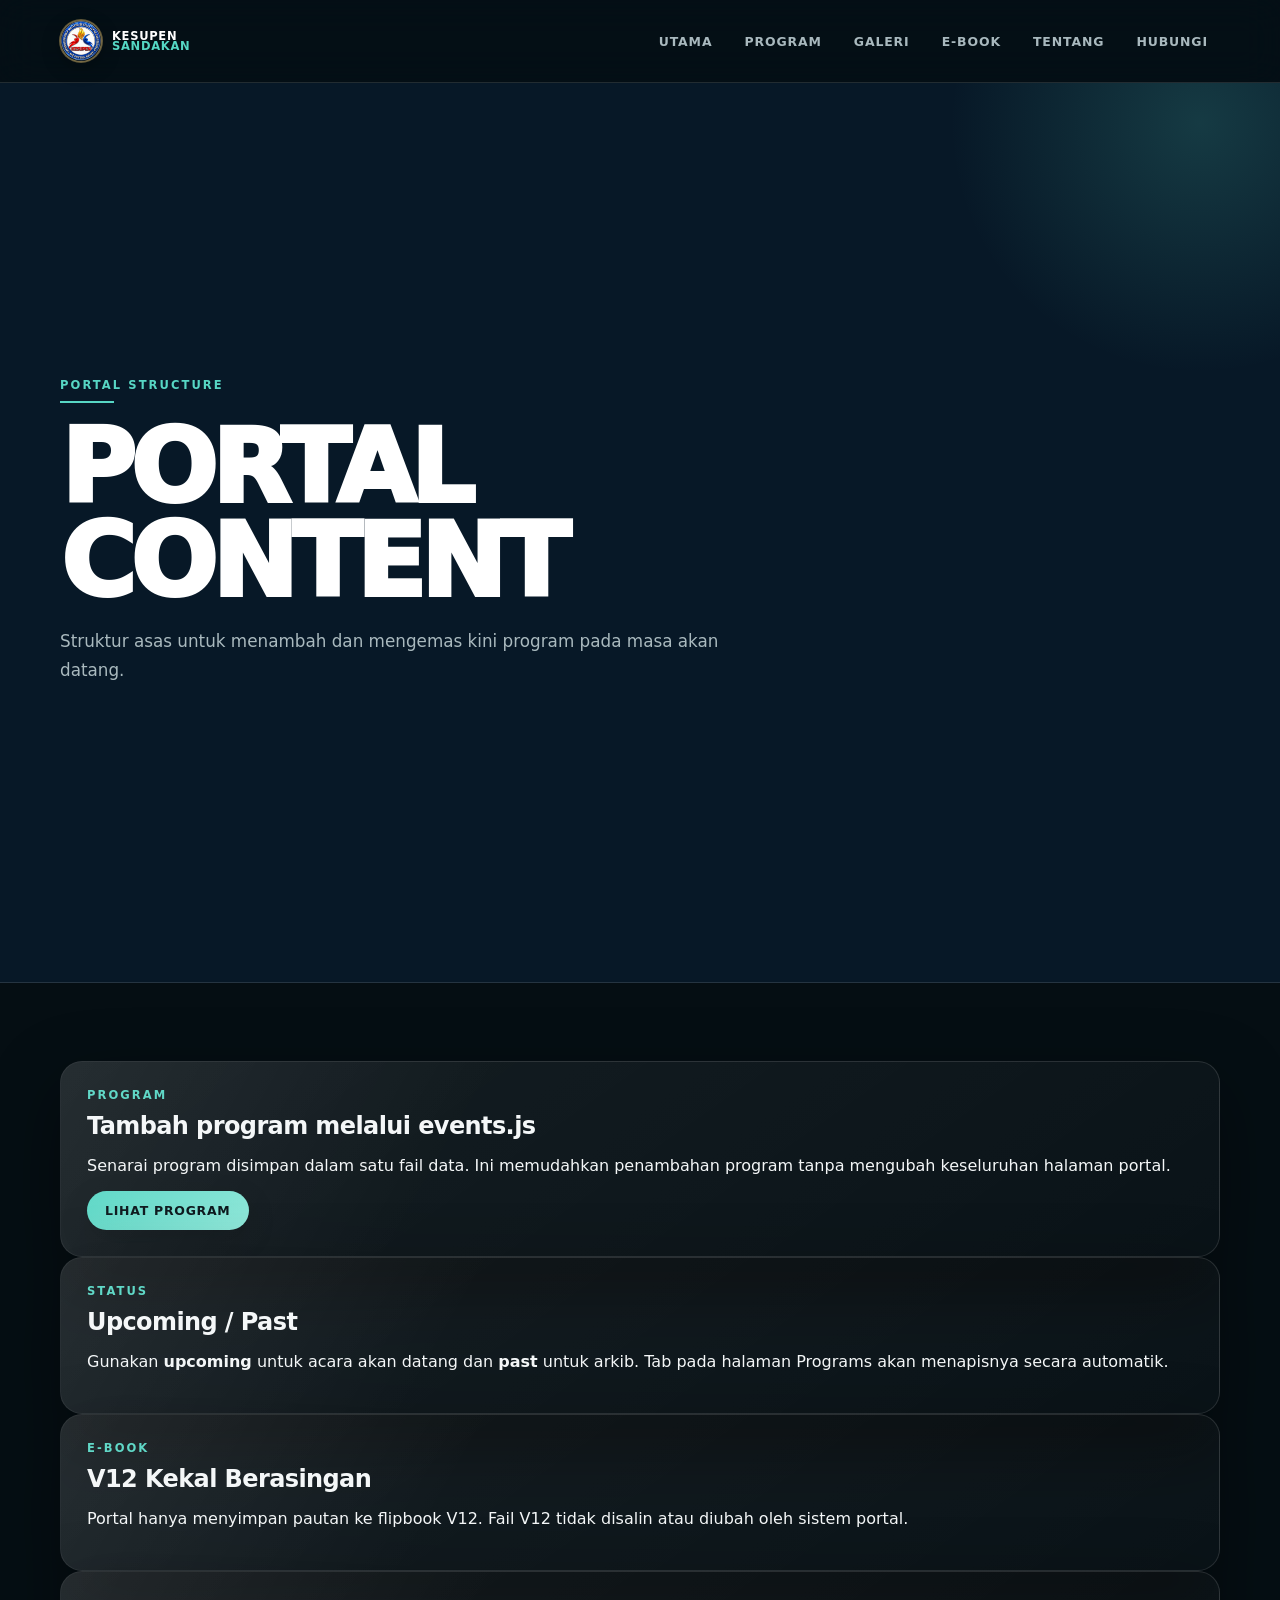
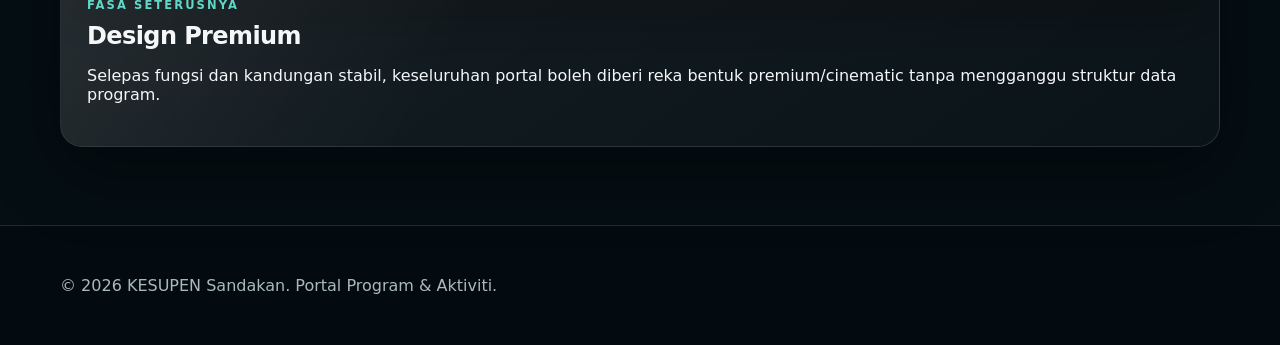
<file: content-management.html>
<!DOCTYPE html>
<html lang="ms">
<head>
<meta name="description" content="Portal rasmi KESUPEN Sandakan — program, e-book, galeri dan maklumat KESUPEN.">
<meta name="theme-color" content="#0b1020">
  <meta charset="UTF-8">
  <meta name="viewport" content="width=device-width, initial-scale=1.0">
  <title>Content Management | KESUPEN Sandakan</title>
  <link rel="stylesheet" href="css/style.css">
<meta property="og:title" content="Content Management | KESUPEN Sandakan">
<meta property="og:description" content="Portal rasmi KESUPEN Sandakan.">
<meta property="og:type" content="website">
<link rel="canonical" href="https://kesupensandakan.github.io/portalkesupensdkn/content-management.html">
</head>
<body>
<header class="site-header premium-nav">
  <div class="container nav-wrap">
    <a class="brand" href="index.html" aria-label="KESUPEN Sandakan">
      <img class="brand-logo" src="assets/images/kesupen-logo.png" alt="Logo KESUPEN Sandakan">
      <span>KESUPEN<br><b>SANDAKAN</b></span>
    </a>
    <button id="mobileMenuBtn" class="mobile-menu-btn" aria-label="Buka menu" aria-expanded="false">☰</button>
    <nav>
      <a href="index.html">UTAMA</a>
      <a href="programs.html">PROGRAM</a>
      <a href="gallery.html">GALERI</a>
      <a href="event.html?id=hari-keluarga-kesupen-sandakan-2026">E-BOOK</a>
      <a href="about.html">TENTANG</a>
      <a href="contact.html">HUBUNGI</a>
    </nav>
  </div>
</header>

<main class="page-reveal">
  <section class="hero compact">
    <div class="container">
      <p class="eyebrow">PORTAL STRUCTURE</p>
      <h1>PORTAL CONTENT</h1>
      <p>Struktur asas untuk menambah dan mengemas kini program pada masa akan datang.</p>
    </div>
  </section>

  <section class="section">
    <div class="container grid-2">
      <article class="card">
        <p class="eyebrow">PROGRAM</p>
        <h2>Tambah program melalui events.js</h2>
        <p>Senarai program disimpan dalam satu fail data. Ini memudahkan penambahan program tanpa mengubah keseluruhan halaman portal.</p>
        <a class="btn" href="programs.html">LIHAT PROGRAM</a>
      </article>

      <article class="card">
        <p class="eyebrow">STATUS</p>
        <h2>Upcoming / Past</h2>
        <p>Gunakan <strong>upcoming</strong> untuk acara akan datang dan <strong>past</strong> untuk arkib. Tab pada halaman Programs akan menapisnya secara automatik.</p>
      </article>

      <article class="card">
        <p class="eyebrow">E-BOOK</p>
        <h2>V12 Kekal Berasingan</h2>
        <p>Portal hanya menyimpan pautan ke flipbook V12. Fail V12 tidak disalin atau diubah oleh sistem portal.</p>
      </article>

      <article class="card">
        <p class="eyebrow">FASA SETERUSNYA</p>
        <h2>Design Premium</h2>
        <p>Selepas fungsi dan kandungan stabil, keseluruhan portal boleh diberi reka bentuk premium/cinematic tanpa mengganggu struktur data program.</p>
      </article>
    </div>
  </section>
</main>

<footer class="site-footer">
  <div class="container"><p>© 2026 KESUPEN Sandakan. Portal Program & Aktiviti.</p></div>
</footer>
<script src="js/app.js"></script>
</body>
</html>
</file>
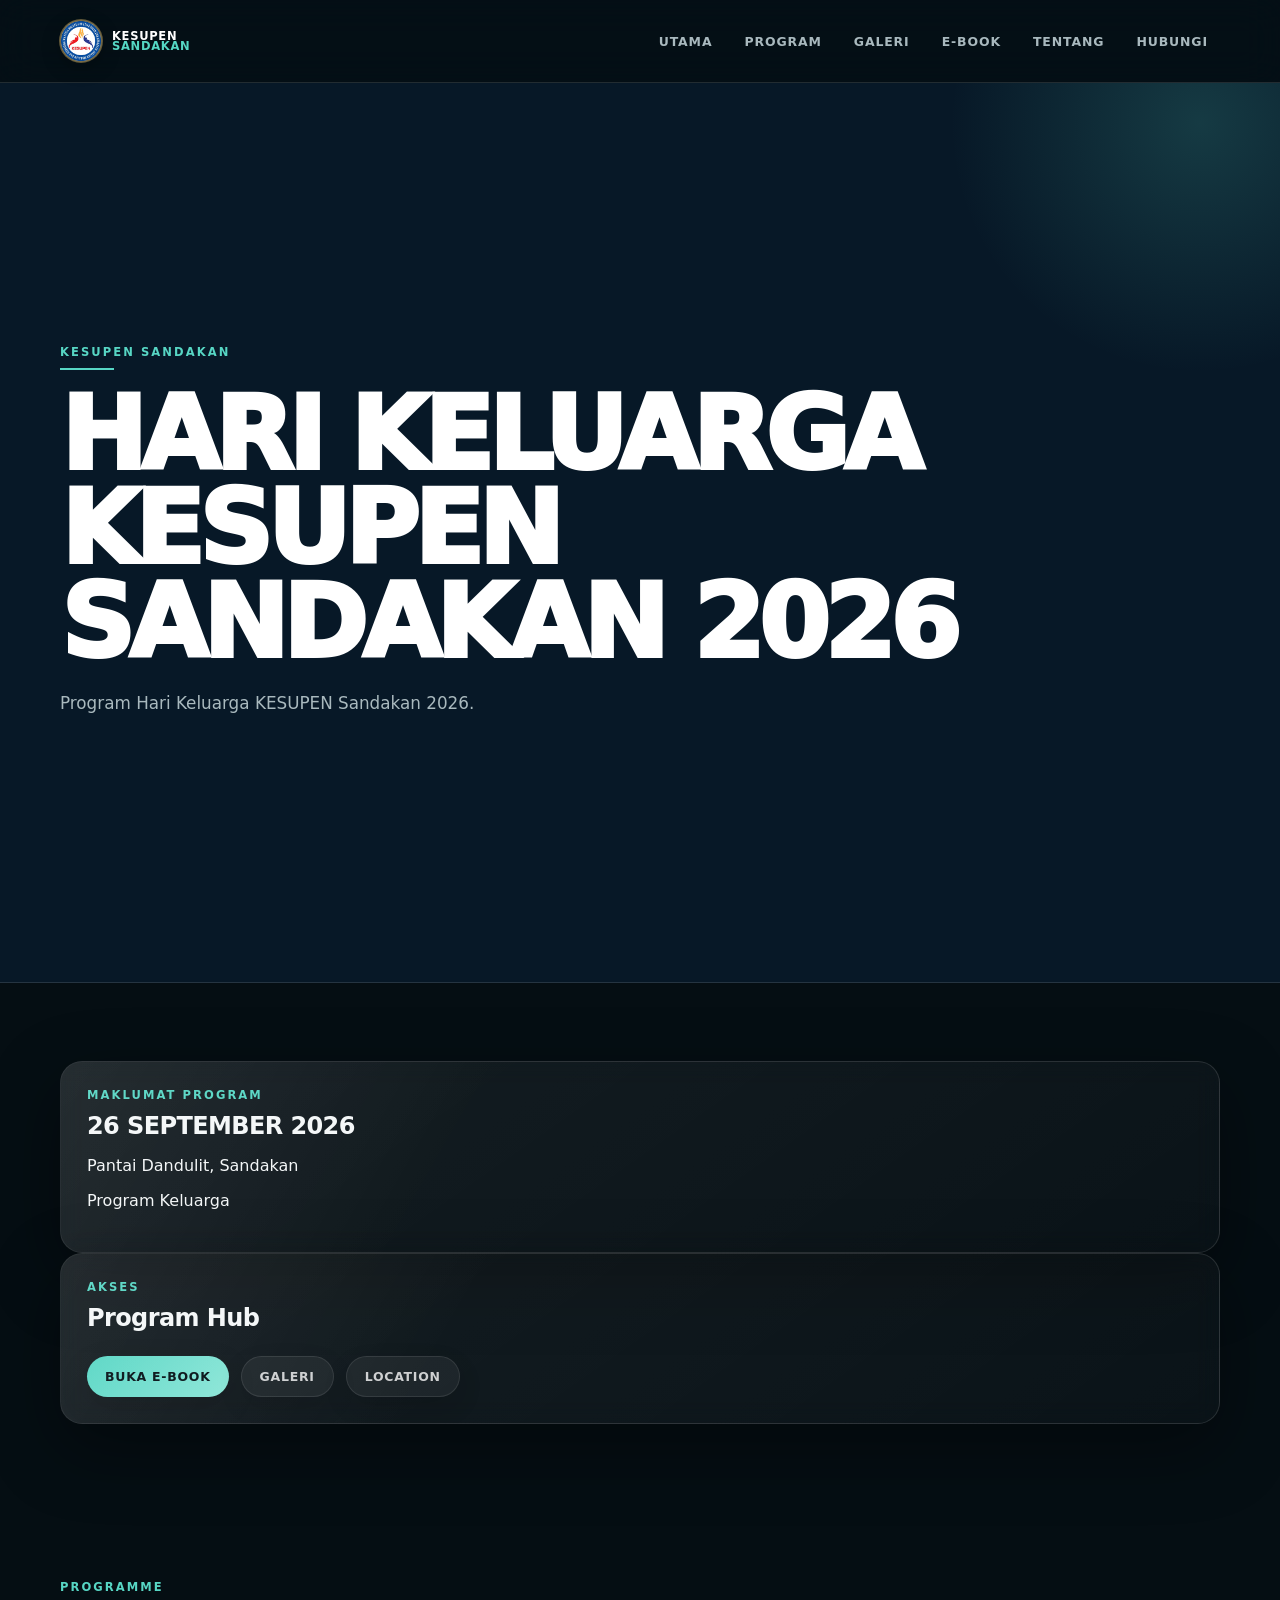
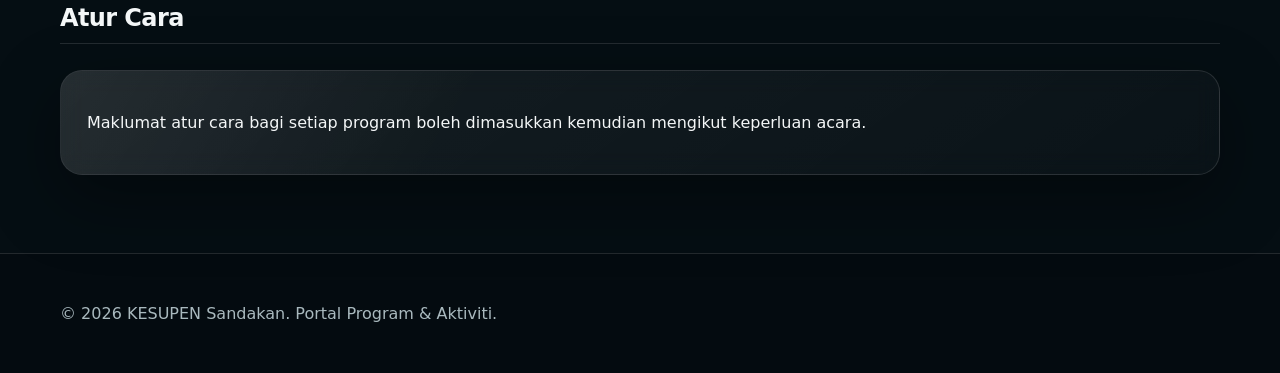
<file: event.html>
<!DOCTYPE html>
<html lang="ms">
<head>
<meta name="description" content="Portal rasmi KESUPEN Sandakan — program, e-book, galeri dan maklumat KESUPEN.">
<meta name="theme-color" content="#0b1020">
  <meta charset="UTF-8">
  <meta name="viewport" content="width=device-width, initial-scale=1.0">
  <title>Program | KESUPEN Sandakan</title>
  <link rel="icon" type="image/jpeg" href="assets/images/kesupen-logo.jpeg">
  <link rel="stylesheet" href="css/style.css">
<meta property="og:site_name" content="KESUPEN Sandakan">
<meta property="og:title" content="Program | KESUPEN Sandakan">
<meta property="og:description" content="Portal rasmi KESUPEN Sandakan.">
<meta property="og:type" content="website">
<link rel="canonical" href="https://kesupensandakan.github.io/portalkesupensdkn/event.html">
<meta name="twitter:card" content="summary">
<meta name="twitter:title" content="KESUPEN Sandakan | Portal Rasmi">
<meta name="twitter:description" content="Portal digital KESUPEN Sandakan — program, aktiviti, e-book dan galeri.">
<script type="application/ld+json">{
  "@context":"https://schema.org",
  "@type":"WebSite",
  "name":"KESUPEN Sandakan",
  "url":"https://kesupensandakan.github.io/portalkesupensdkn/",
  "inLanguage":"ms",
  "description":"Portal rasmi KESUPEN Sandakan — program, e-book, galeri dan maklumat KESUPEN."
}</script>
</head>
<body>
<header class="site-header premium-nav">
  <div class="container nav-wrap">
    <a class="brand" href="index.html" aria-label="KESUPEN Sandakan">
      <img class="brand-logo" src="assets/images/kesupen-logo.jpeg" alt="Logo KESUPEN Sandakan">
      <span>KESUPEN<br><b>SANDAKAN</b></span>
    </a>
    <button id="mobileMenuBtn" class="mobile-menu-btn" aria-label="Buka menu" aria-expanded="false">☰</button>
    <nav>
      <a href="index.html">UTAMA</a>
      <a href="programs.html">PROGRAM</a>
      <a href="gallery.html">GALERI</a>
      <a href="event.html?id=hari-keluarga-kesupen-sandakan-2026">E-BOOK</a>
      <a href="about.html">TENTANG</a>
      <a href="contact.html">HUBUNGI</a>
    </nav>
  </div>
</header>

<main id="eventRoot">
  <section class="hero compact">
    <div class="container">
      <p class="eyebrow">KESUPEN SANDAKAN</p>
      <h1 id="eventTitle">Memuatkan program…</h1>
      <p id="eventDescription"></p>
    </div>
  </section>

  <section class="section">
    <div class="container grid-2">
      <article class="card">
        <p class="eyebrow">MAKLUMAT PROGRAM</p>
        <h2 id="eventDate"></h2>
        <p id="eventLocation"></p>
        <p id="eventCategory"></p>
      </article>

      <article class="card">
        <p class="eyebrow">AKSES</p>
        <h2>Program Hub</h2>
        <div class="event-actions">
          <a id="ebookLink" class="btn" href="#" target="_blank" rel="noopener" hidden>BUKA E-BOOK</a>
          <a class="btn secondary" href="gallery.html">GALERI</a>
          <a class="btn secondary" href="contact.html">LOCATION</a>
        </div>
      </article>
    </div>
  </section>

  <section class="section">
    <div class="container">
      <div class="section-heading">
        <div>
          <p class="eyebrow">PROGRAMME</p>
          <h2>Atur Cara</h2>
        </div>
      </div>
      <div class="card">
        <p>Maklumat atur cara bagi setiap program boleh dimasukkan kemudian mengikut keperluan acara.</p>
      </div>
    </div>
  </section>
</main>

<footer class="site-footer">
  <div class="container"><p>© 2026 KESUPEN Sandakan. Portal Program & Aktiviti.</p></div>
</footer>

<script src="js/app.js"></script>
<script src="js/events.js"></script>
<script>
const params = new URLSearchParams(window.location.search);
const id = params.get("id") || "hari-keluarga-kesupen-sandakan-2026";
const event = KESUPEN_EVENTS.find(e => e.id === id);

if (!event) {
  document.getElementById("eventRoot").innerHTML = `
    <section class="hero compact"><div class="container">
      <p class="eyebrow">404</p>
      <h1>PROGRAM TIDAK DIJUMPAI</h1>
      <p>Program yang diminta tidak wujud dalam senarai portal.</p>
      <a class="btn" href="programs.html">KEMBALI KE PROGRAMS</a>
    </div></section>`;
} else {
  document.title = `${event.title} | KESUPEN Sandakan`;
  document.getElementById("eventTitle").textContent = event.title;
  document.getElementById("eventDescription").textContent = event.description;
  document.getElementById("eventDate").textContent = event.dateText;
  document.getElementById("eventLocation").textContent = event.location;
  document.getElementById("eventCategory").textContent = event.category;

  const ebook = document.getElementById("ebookLink");
  if (event.ebook && event.ebook !== "#") {
    ebook.href = event.ebook;
    ebook.hidden = false;
  }
}
</script>
</body>
</html>
</file>
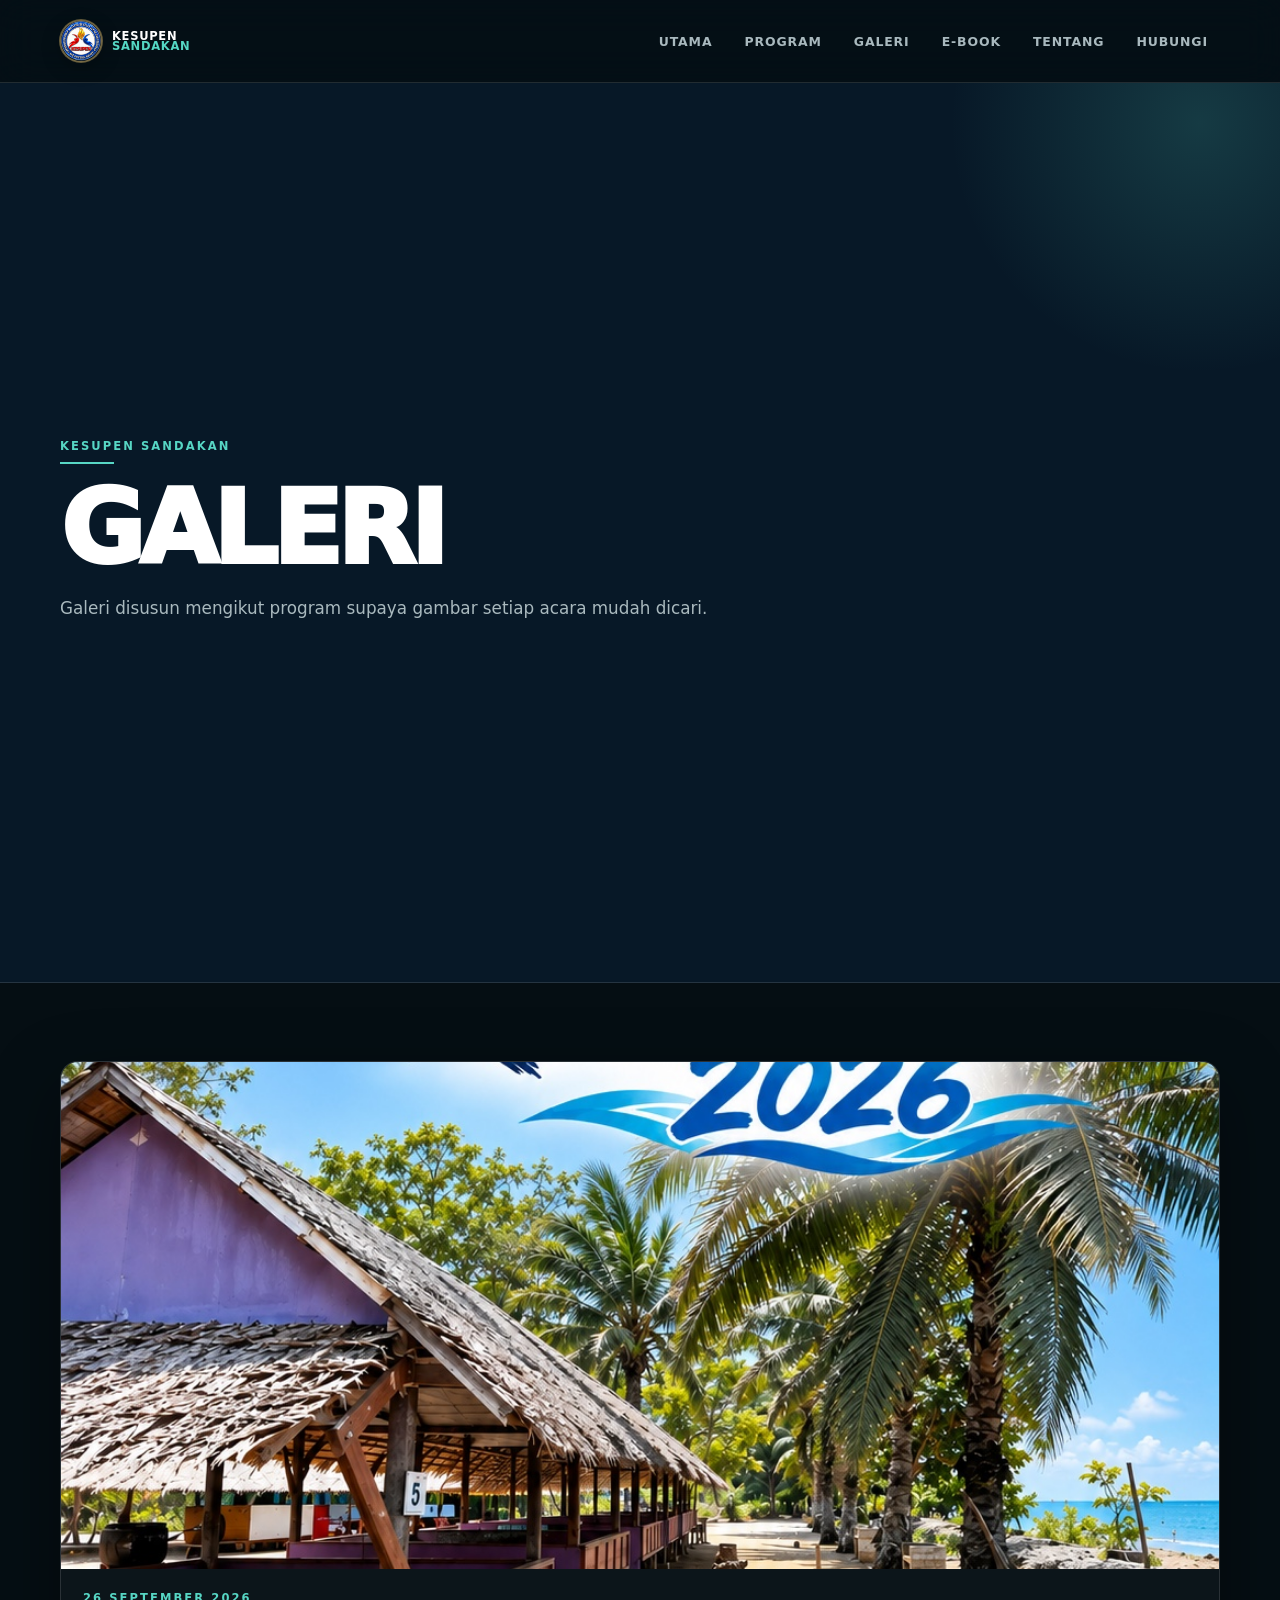
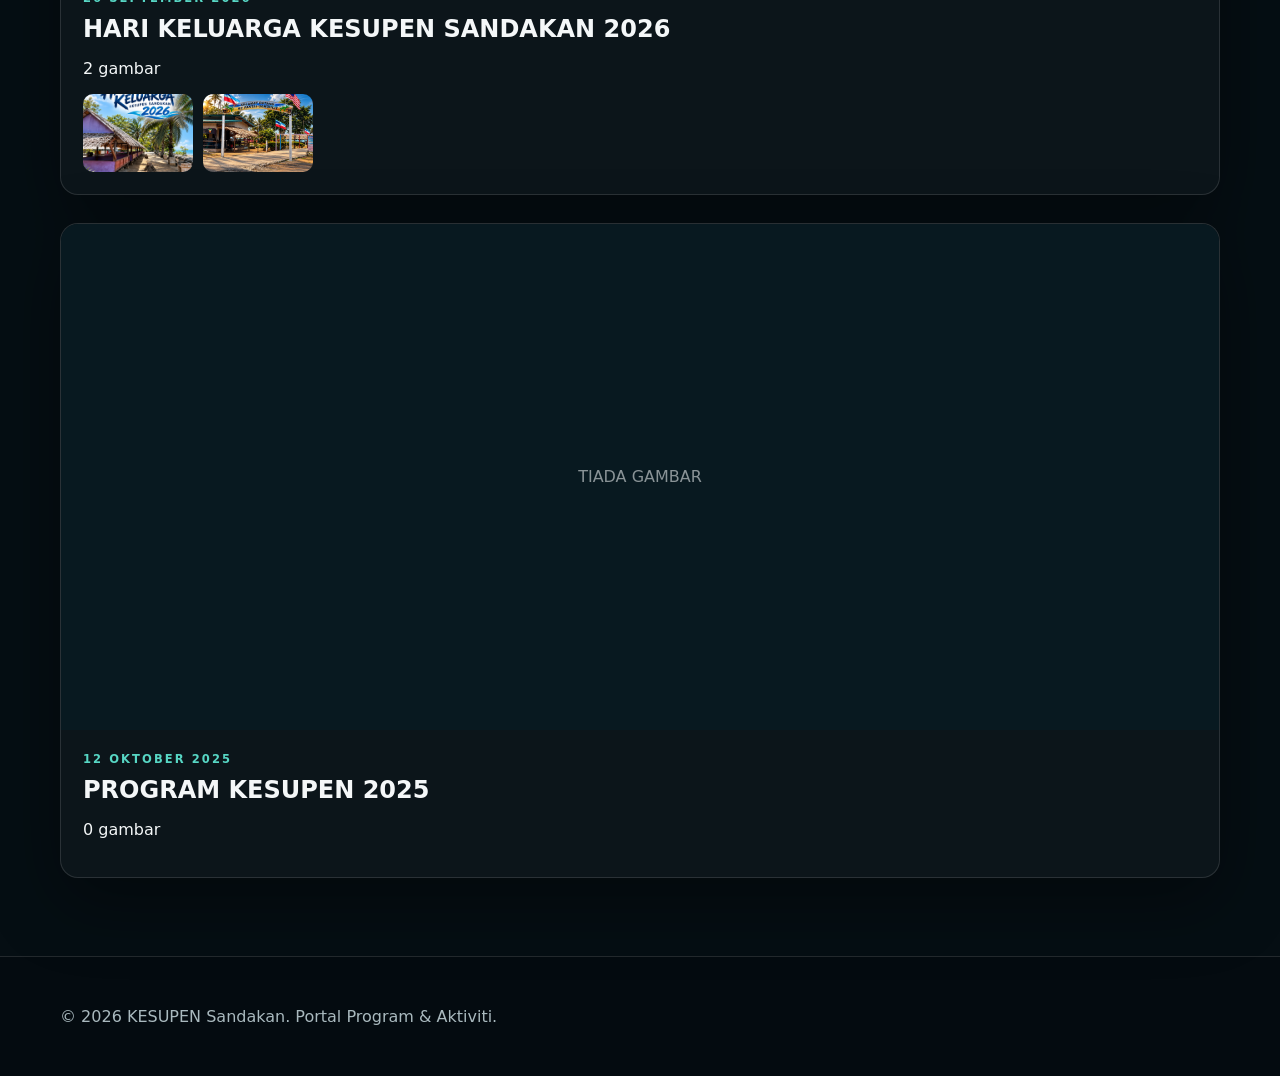
<file: gallery.html>
<!DOCTYPE html>
<html lang="ms">
<head>
<meta name="description" content="Portal rasmi KESUPEN Sandakan — program, e-book, galeri dan maklumat KESUPEN.">
<meta name="theme-color" content="#0b1020">
  <meta charset="UTF-8">
  <meta name="viewport" content="width=device-width, initial-scale=1.0">
  <title>Gallery | KESUPEN Sandakan</title>
  <link rel="icon" type="image/png" href="assets/images/kesupen-logo.png">
  <link rel="stylesheet" href="css/style.css">
<meta property="og:site_name" content="KESUPEN Sandakan">
<meta property="og:title" content="Gallery | KESUPEN Sandakan">
<meta property="og:description" content="Portal rasmi KESUPEN Sandakan.">
<meta property="og:type" content="website">
<link rel="canonical" href="https://kesupensandakan.github.io/portalkesupensdkn/gallery.html">
<meta name="twitter:card" content="summary">
<meta name="twitter:title" content="KESUPEN Sandakan | Portal Rasmi">
<meta name="twitter:description" content="Portal digital KESUPEN Sandakan — program, aktiviti, e-book dan galeri.">
<script type="application/ld+json">{
  "@context":"https://schema.org",
  "@type":"WebSite",
  "name":"KESUPEN Sandakan",
  "url":"https://kesupensandakan.github.io/portalkesupensdkn/",
  "inLanguage":"ms",
  "description":"Portal rasmi KESUPEN Sandakan — program, e-book, galeri dan maklumat KESUPEN."
}</script>
</head>
<body>
<header class="site-header premium-nav">
  <div class="container nav-wrap">
    <a class="brand" href="index.html" aria-label="KESUPEN Sandakan">
      <img class="brand-logo" src="assets/images/kesupen-logo.png" alt="Logo KESUPEN Sandakan">
      <span>KESUPEN<br><b>SANDAKAN</b></span>
    </a>
    <button id="mobileMenuBtn" class="mobile-menu-btn" aria-label="Buka menu" aria-expanded="false">☰</button>
    <nav>
      <a href="index.html">UTAMA</a>
      <a href="programs.html">PROGRAM</a>
      <a href="gallery.html">GALERI</a>
      <a href="event.html?id=hari-keluarga-kesupen-sandakan-2026">E-BOOK</a>
      <a href="about.html">TENTANG</a>
      <a href="contact.html">HUBUNGI</a>
    </nav>
  </div>
</header>

<main class="page-reveal">
  <section class="hero compact">
    <div class="container">
      <p class="eyebrow">KESUPEN SANDAKAN</p>
      <h1>GALERI</h1>
      <p>Galeri disusun mengikut program supaya gambar setiap acara mudah dicari.</p>
    </div>
  </section>

  <section class="section">
    <div class="container">
      <div id="albumGrid" class="gallery-albums"></div>
      <p id="galleryEmpty" class="muted" hidden>Belum ada gambar untuk album ini.</p>
    </div>
  </section>
</main>

<div id="lightbox" class="lightbox" hidden>
  <button id="lightboxClose" class="lightbox-close" aria-label="Tutup">×</button>
  <button id="lightboxPrev" class="event-lightbox-arrow prev" type="button" aria-label="Gambar sebelumnya">‹</button>
  <div class="event-lightbox-stage">
    <img id="lightboxImage" alt="">
    <div id="lightboxCounter" class="event-lightbox-counter">01 / 01</div>
  </div>
  <button id="lightboxNext" class="event-lightbox-arrow next" type="button" aria-label="Gambar seterusnya">›</button>
</div>

<footer class="site-footer">
  <div class="container"><p>© 2026 KESUPEN Sandakan. Portal Program & Aktiviti.</p></div>
</footer>

<script src="js/app.js"></script>
<script src="js/gallery.js"></script>
<script>
const albumGrid = document.getElementById("albumGrid");
const galleryEmpty = document.getElementById("galleryEmpty");
const selectedEventId = new URLSearchParams(window.location.search).get("event");
const albums = selectedEventId
  ? KESUPEN_GALLERY.filter(album => album.eventId === selectedEventId)
  : KESUPEN_GALLERY;

const lightbox = document.getElementById("lightbox");
const lightboxImage = document.getElementById("lightboxImage");
const lightboxClose = document.getElementById("lightboxClose");
const lightboxPrev = document.getElementById("lightboxPrev");
const lightboxNext = document.getElementById("lightboxNext");
const lightboxCounter = document.getElementById("lightboxCounter");

let lightboxImages = [];
let lightboxIndex = 0;
let lightboxStartX = 0;
let activeTitle = "Galeri KESUPEN Sandakan";

function setEmpty(message){
  galleryEmpty.hidden = false;
  galleryEmpty.textContent = message;
}

function renderLightbox(index){
  if (!lightboxImages.length) return;
  lightboxIndex = (index + lightboxImages.length) % lightboxImages.length;
  lightboxImage.src = lightboxImages[lightboxIndex];
  lightboxImage.alt = `${activeTitle} — gambar ${lightboxIndex + 1}`;
  lightboxCounter.textContent = `${String(lightboxIndex + 1).padStart(2,"0")} / ${String(lightboxImages.length).padStart(2,"0")}`;
}

function openLightbox(images, index, title){
  lightboxImages = images;
  activeTitle = title || "Galeri KESUPEN Sandakan";
  renderLightbox(index);
  lightbox.hidden = false;
  document.body.classList.add("lightbox-open");
}

function closeLightbox(){
  lightbox.hidden = true;
  lightboxImage.src = "";
  document.body.classList.remove("lightbox-open");
}

function stepLightbox(delta){
  if (lightboxImages.length) renderLightbox(lightboxIndex + delta);
}

if (selectedEventId) {
  if (!albums.length) {
    setEmpty("Program tidak dijumpai dalam galeri.");
  } else {
    const album = albums[0];
    activeTitle = album.title;
    document.title = `${album.title} | Galeri KESUPEN Sandakan`;
    const heading = document.querySelector(".hero.compact h1");
    const intro = document.querySelector(".hero.compact .container > p:not(.eyebrow)");
    if (heading) heading.textContent = album.title;
    if (intro) intro.textContent = "Dokumentasi gambar program ini dipaparkan dalam galeri.";

    const images = Array.isArray(album.images) ? album.images.filter(Boolean) : [];
    if (!images.length) {
      setEmpty("Belum ada gambar untuk program ini.");
    } else {
      galleryEmpty.hidden = true;
      albumGrid.innerHTML = `
        <div class="event-gallery-grid" data-gallery-count="${images.length}">
          ${images.map((src, index) => `
            <button class="event-gallery-thumb" data-index="${index}" type="button" aria-label="Buka gambar ${index + 1}">
              <img src="${src}" alt="${album.title} — gambar ${index + 1}" loading="lazy">
              <span class="event-gallery-thumb-no">${String(index + 1).padStart(2,"0")}</span>
            </button>
          `).join("")}
        </div>`;
      albumGrid.querySelectorAll(".event-gallery-thumb").forEach((thumb, index) => {
        thumb.addEventListener("click", () => openLightbox(images, index, album.title));
      });
    }
  }
} else {
  const hasImages = albums.some(album => Array.isArray(album.images) && album.images.length);
  if (!albums.length || !hasImages) {
    setEmpty("Belum ada gambar dalam galeri.");
  } else {
    galleryEmpty.hidden = true;
  }

  albums.forEach(album => {
    const images = Array.isArray(album.images) ? album.images.filter(Boolean) : [];
    const card = document.createElement("article");
    card.className = "gallery-album";
    const cover = album.cover
      ? `<img src="${album.cover}" alt="${album.title}" loading="lazy">`
      : `<div class="gallery-placeholder">TIADA GAMBAR</div>`;
    card.innerHTML = `
      <div class="gallery-cover">${cover}</div>
      <div class="gallery-album-body">
        <p class="eyebrow">${album.dateText}</p>
        <h2>${album.title}</h2>
        <p>${images.length} gambar</p>
        <div class="gallery-thumbs">
          ${images.map((src, index) => `<button class="thumb" data-index="${index}" aria-label="Lihat gambar"><img src="${src}" alt="" loading="lazy"></button>`).join("")}
        </div>
      </div>`;
    albumGrid.appendChild(card);
    card.querySelectorAll(".thumb").forEach((thumb, index) => {
      thumb.addEventListener("click", () => openLightbox(images, index, album.title));
    });
  });
}

lightboxClose.addEventListener("click", closeLightbox);
lightboxPrev.addEventListener("click", () => stepLightbox(-1));
lightboxNext.addEventListener("click", () => stepLightbox(1));
lightbox.addEventListener("click", e => { if (e.target === lightbox) closeLightbox(); });

document.addEventListener("keydown", e => {
  if (lightbox.hidden) return;
  if (e.key === "Escape") closeLightbox();
  if (e.key === "ArrowLeft") stepLightbox(-1);
  if (e.key === "ArrowRight") stepLightbox(1);
});

lightboxImage.addEventListener("touchstart", e => {
  lightboxStartX = e.changedTouches[0].clientX;
}, { passive: true });
lightboxImage.addEventListener("touchend", e => {
  const dx = e.changedTouches[0].clientX - lightboxStartX;
  if (Math.abs(dx) > 45) stepLightbox(dx < 0 ? 1 : -1);
}, { passive: true });
</script>
</body>
</html>
</file>
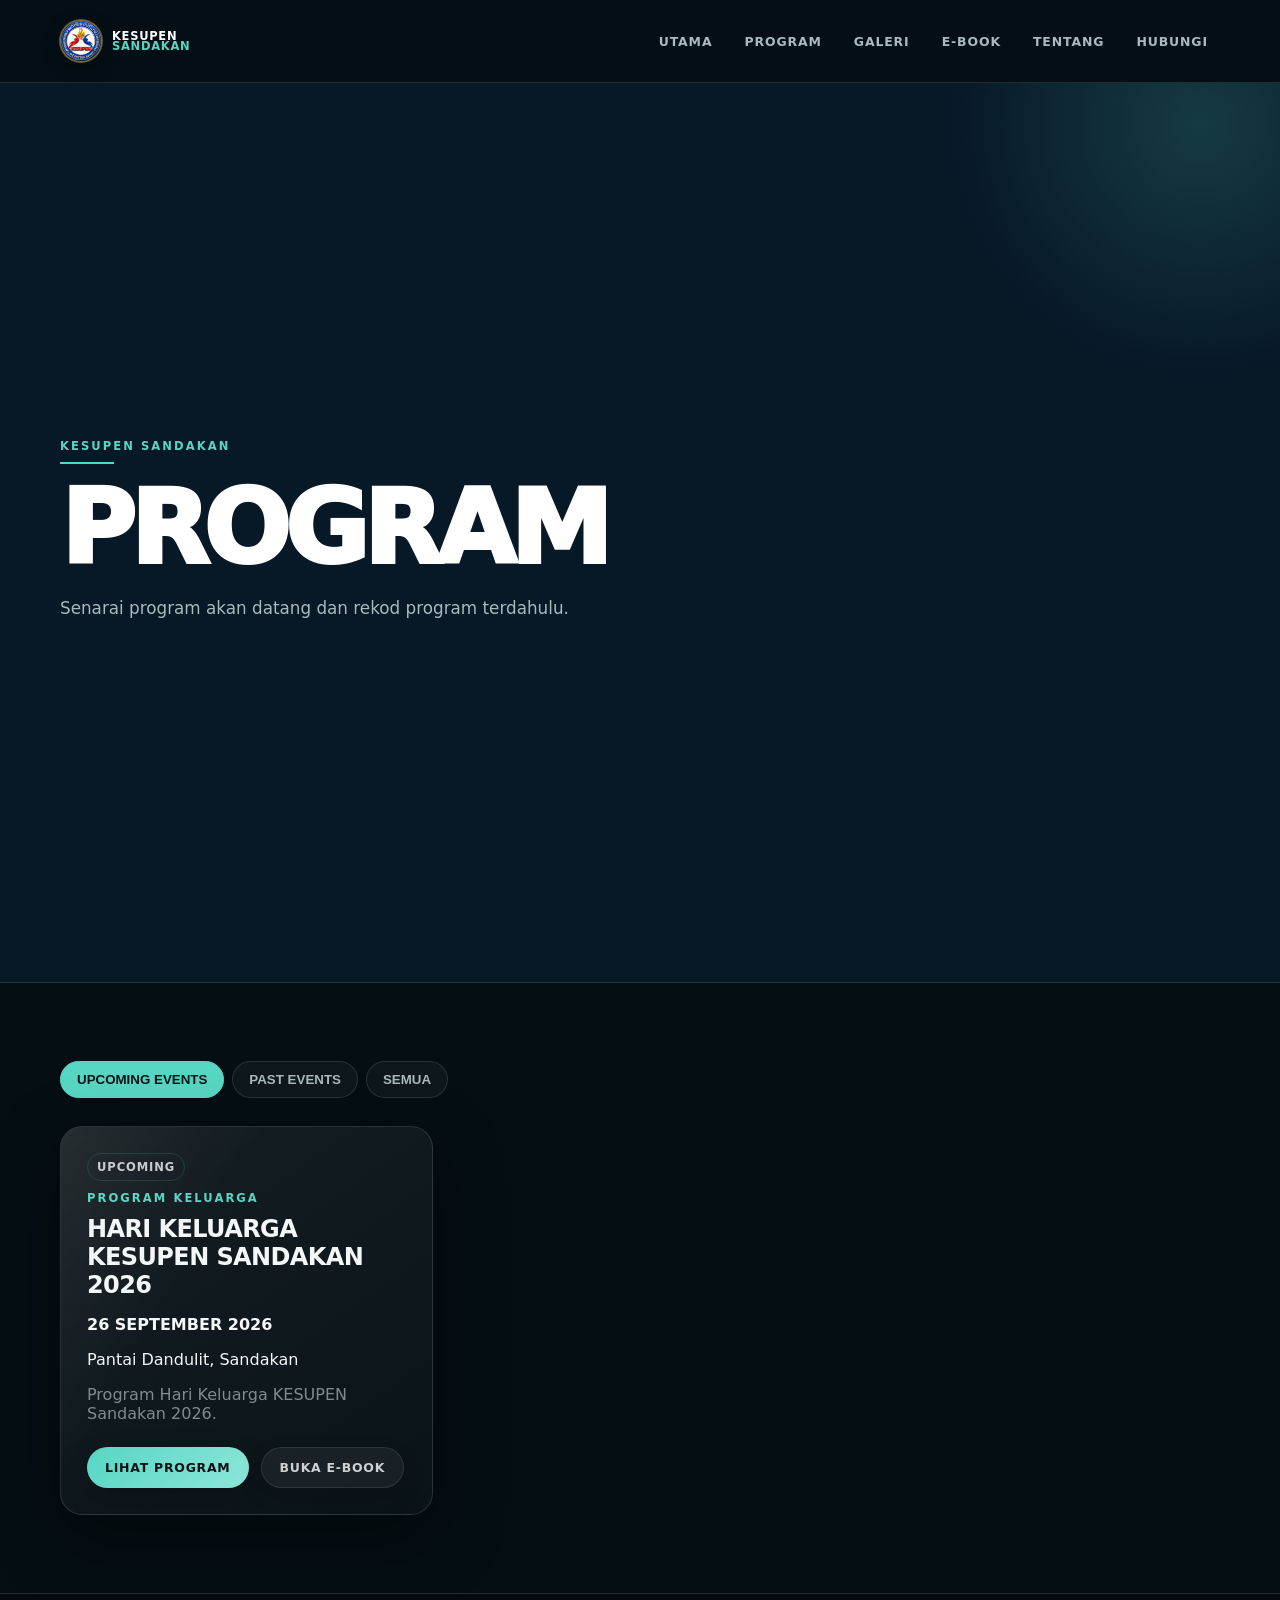
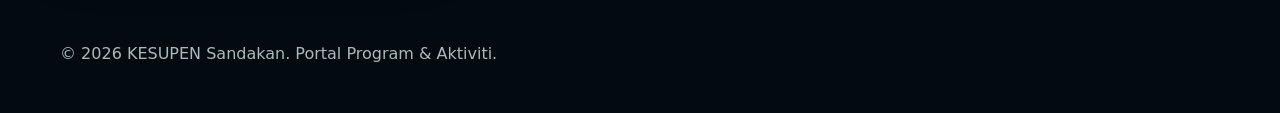
<file: programs.html>
<!DOCTYPE html>
<html lang="ms">
<head>
<meta name="description" content="Portal rasmi KESUPEN Sandakan — program, e-book, galeri dan maklumat KESUPEN.">
<meta name="theme-color" content="#0b1020">
  <meta charset="UTF-8">
  <meta name="viewport" content="width=device-width, initial-scale=1.0">
  <title>Programs | KESUPEN Sandakan</title>
  <link rel="icon" type="image/png" href="assets/images/kesupen-logo.png">
  <link rel="stylesheet" href="css/style.css">
<meta property="og:site_name" content="KESUPEN Sandakan">
<meta property="og:title" content="Programs | KESUPEN Sandakan">
<meta property="og:description" content="Portal rasmi KESUPEN Sandakan.">
<meta property="og:type" content="website">
<link rel="canonical" href="https://kesupensandakan.github.io/portalkesupensdkn/programs.html">
<meta name="twitter:card" content="summary">
<meta name="twitter:title" content="KESUPEN Sandakan | Portal Rasmi">
<meta name="twitter:description" content="Portal digital KESUPEN Sandakan — program, aktiviti, e-book dan galeri.">
<script type="application/ld+json">{
  "@context":"https://schema.org",
  "@type":"WebSite",
  "name":"KESUPEN Sandakan",
  "url":"https://kesupensandakan.github.io/portalkesupensdkn/",
  "inLanguage":"ms",
  "description":"Portal rasmi KESUPEN Sandakan — program, e-book, galeri dan maklumat KESUPEN."
}</script>
</head>
<body>
<header class="site-header premium-nav">
  <div class="container nav-wrap">
    <a class="brand" href="index.html" aria-label="KESUPEN Sandakan">
      <img class="brand-logo" src="assets/images/kesupen-logo.png" alt="Logo KESUPEN Sandakan">
      <span>KESUPEN<br><b>SANDAKAN</b></span>
    </a>
    <button id="mobileMenuBtn" class="mobile-menu-btn" aria-label="Buka menu" aria-expanded="false">☰</button>
    <nav>
      <a href="index.html">UTAMA</a>
      <a href="programs.html">PROGRAM</a>
      <a href="gallery.html">GALERI</a>
      <a href="event.html?id=hari-keluarga-kesupen-sandakan-2026">E-BOOK</a>
      <a href="about.html">TENTANG</a>
      <a href="contact.html">HUBUNGI</a>
    </nav>
  </div>
</header>

<main class="page-reveal">
  <section class="hero compact">
    <div class="container">
      <p class="eyebrow">KESUPEN SANDAKAN</p>
      <h1>PROGRAM</h1>
      <p>Senarai program akan datang dan rekod program terdahulu.</p>
    </div>
  </section>

  <section class="section">
    <div class="container">
      <div class="filter-tabs" role="tablist">
        <button class="filter-btn active" data-filter="upcoming">UPCOMING EVENTS</button>
        <button class="filter-btn" data-filter="past">PAST EVENTS</button>
        <button class="filter-btn" data-filter="all">SEMUA</button>
      </div>
      <div id="eventGrid" class="cards-grid"></div>
      <p id="emptyState" class="muted" hidden>Tiada program dalam kategori ini.</p>
    </div>
  </section>
</main>

<footer class="site-footer">
  <div class="container"><p>© 2026 KESUPEN Sandakan. Portal Program & Aktiviti.</p></div>
</footer>

<script src="js/app.js"></script>
<script src="js/events.js"></script>
<script src="js/programs.js"></script>
</body>
</html>
</file>
<file: css/style.css>
*{box-sizing:border-box}html{scroll-behavior:smooth}body{margin:0;background:#f4f6f5;color:#10222c;font-family:Arial,Helvetica,sans-serif}.header{height:72px;position:fixed;top:0;left:0;right:0;z-index:20;padding:0 6vw;display:flex;align-items:center;justify-content:space-between;background:#071827eF;color:#fff;backdrop-filter:blur(12px)}.brand{display:flex;align-items:center;gap:10px;color:#fff;text-decoration:none}.brand-icon{width:38px;height:38px;border:1px solid #ffffff55;border-radius:50%;display:grid;place-items:center;font-weight:900}.brand b,.brand small{display:block}.brand small{font-size:9px;letter-spacing:3px;opacity:.55;margin-top:2px}.header nav{display:flex;gap:28px}.header nav a{color:#fff;text-decoration:none;font-size:11px;font-weight:800;letter-spacing:1px;opacity:.75}.header nav a:hover{opacity:1}.menu{display:none;background:none;border:0;color:#fff;font-size:24px}.hero{height:760px;min-height:100svh;position:relative;overflow:hidden;background:#071827;color:#fff;display:flex;align-items:center;padding:120px 10vw 90px}.hero-bg{position:absolute;inset:0;background:radial-gradient(circle at 75% 40%,#0c7280 0,transparent 32%),radial-gradient(circle at 25% 80%,#123e4b 0,transparent 35%),linear-gradient(125deg,#06131f,#0b3442)}.hero-bg:after{content:"";position:absolute;inset:0;background:linear-gradient(90deg,#071827 0%,#071827dd 38%,#07182744 100%)}.hero-content{position:relative;z-index:2;max-width:760px}.kicker{font-size:10px;letter-spacing:3px;font-weight:900;opacity:.6;margin:0 0 18px}.hero h1{font-size:clamp(64px,11vw,150px);line-height:.78;letter-spacing:-8px;margin:0}.hero h1 em{font-style:normal;opacity:.5}.lead{font-size:18px;line-height:1.65;max-width:540px;opacity:.7;margin:32px 0}.actions{display:flex;gap:10px}.button{padding:14px 20px;border-radius:10px;text-decoration:none;font-size:11px;font-weight:900;letter-spacing:1px}.light{background:#fff;color:#071827}.outline{border:1px solid #ffffff44;color:#fff}.upcoming,.programs,.about{padding:100px 10vw}.section-title{margin-bottom:34px}.section-title h2{font-size:clamp(38px,5vw,62px);letter-spacing:-3px;margin:0}.event{min-height:180px;background:#fff;border-radius:22px;display:grid;grid-template-columns:130px 1fr 60px;align-items:center;gap:28px;padding:28px 34px;box-shadow:0 18px 50px #10222c12;border:1px solid #e7ecec}.event-date{border-right:1px solid #dce4e5;padding-right:25px;display:flex;align-items:center;gap:9px}.event-date strong{font-size:60px;line-height:.8}.event-date span{font-size:10px;line-height:1.3;font-weight:900;letter-spacing:1px}.tag{font-size:9px;letter-spacing:2px;font-weight:900;color:#08737a}.event-copy h3{font-size:clamp(22px,3vw,37px);line-height:1;margin:10px 0}.event-copy p{font-size:13px;color:#65757b}.arrow{font-size:35px;font-weight:300}.programs{background:#071827;color:#fff}.program-links{display:grid;grid-template-columns:repeat(3,1fr);gap:15px}.program-links a{min-height:190px;border:1px solid #ffffff18;border-radius:18px;padding:26px;display:flex;flex-direction:column;justify-content:flex-end;color:#fff;text-decoration:none;background:linear-gradient(145deg,#0b2937,#0a202d)}.program-links a:hover{transform:translateY(-3px);transition:.2s}.program-links b{font-size:18px}.program-links span{font-size:12px;opacity:.5;margin-top:9px}.about{min-height:360px}.about h2{font-size:clamp(35px,5vw,65px);max-width:850px;letter-spacing:-3px;line-height:1;margin:0}.about .kicker{color:#08737a}footer{background:#04111a;color:#fff;padding:32px 10vw;display:flex;gap:20px;align-items:center}footer span,footer small{opacity:.45}footer small{margin-left:auto}@media(max-width:760px){.header nav{display:none}.menu{display:block}.header{padding:0 22px}.hero{padding:120px 24px 70px}.hero h1{letter-spacing:-5px}.lead{font-size:16px}.upcoming,.programs,.about{padding:70px 24px}.event{grid-template-columns:1fr;gap:16px;padding:25px}.event-date{border:0;border-bottom:1px solid #dce4e5;padding:0 0 16px}.event-date strong{font-size:48px}.program-links{grid-template-columns:1fr}.program-links a{min-height:140px}footer{padding:28px 24px;flex-wrap:wrap}footer small{margin-left:0;width:100%}}
/* Contact & Location */
.compact { padding-top: 72px; padding-bottom: 72px; }
.contact-list { display: grid; gap: 14px; margin: 22px 0; }
.contact-list div { display:flex; justify-content:space-between; gap:20px; padding:14px 0; border-bottom:1px solid rgba(255,255,255,.10); }
.contact-list span, .muted { opacity:.72; }
.btn { display:inline-block; text-decoration:none; }

/* Flexible Event Archive */
.filter-tabs { display:flex; flex-wrap:wrap; gap:10px; margin-bottom:28px; }
.filter-btn { border:1px solid rgba(255,255,255,.18); background:transparent; color:inherit; padding:10px 16px; border-radius:999px; cursor:pointer; font-weight:700; }
.filter-btn.active { background:rgba(255,255,255,.12); }
.event-card { position:relative; }
.event-status { display:inline-block; font-size:.72rem; font-weight:800; letter-spacing:.08em; margin-bottom:10px; opacity:.8; }
.event-actions { display:flex; flex-wrap:wrap; gap:10px; margin-top:18px; }
.btn.secondary { opacity:.8; }

/* Gallery Albums */
.gallery-albums { display:grid; gap:28px; }
.gallery-album { overflow:hidden; border:1px solid rgba(255,255,255,.10); border-radius:18px; background:rgba(255,255,255,.03); }
.gallery-cover { aspect-ratio:16/7; overflow:hidden; background:rgba(255,255,255,.04); }
.gallery-cover img { width:100%; height:100%; object-fit:cover; display:block; }
.gallery-placeholder { height:100%; display:grid; place-items:center; opacity:.55; }
.gallery-album-body { padding:22px; }
.gallery-album-body h2 { margin:.2em 0 .35em; }
.gallery-thumbs { display:flex; flex-wrap:wrap; gap:10px; margin-top:16px; }
.thumb { width:110px; height:78px; padding:0; border:0; border-radius:10px; overflow:hidden; cursor:pointer; background:transparent; }
.thumb img { width:100%; height:100%; object-fit:cover; display:block; }
.lightbox { position:fixed; inset:0; z-index:9999; display:grid; place-items:center; padding:30px; background:rgba(0,0,0,.88); }
.lightbox[hidden] { display:none; }
.lightbox img { max-width:94vw; max-height:88vh; object-fit:contain; border-radius:10px; }
.lightbox-close { position:absolute; top:16px; right:20px; border:0; background:transparent; color:white; font-size:42px; cursor:pointer; }

/* Dynamic Homepage */
.home-hero { min-height: 58vh; display:flex; align-items:center; }
.hero-actions { display:flex; flex-wrap:wrap; gap:12px; margin-top:24px; }
.section-heading { display:flex; align-items:end; justify-content:space-between; gap:20px; margin-bottom:26px; }
.section-heading a { text-decoration:none; opacity:.8; }
.quick-grid { display:grid; grid-template-columns:repeat(4, 1fr); gap:16px; }
.quick-card { text-decoration:none; color:inherit; }
.quick-card span { opacity:.55; font-weight:800; }
@media (max-width: 800px) {
  .quick-grid { grid-template-columns:repeat(2, 1fr); }
}
@media (max-width: 520px) {
  .quick-grid { grid-template-columns:1fr; }
  .section-heading { align-items:start; flex-direction:column; }
}

/* =========================================================
   KESUPEN PREMIUM / CINEMATIC THEME V1
   Struktur & V12 tidak diubah.
   ========================================================= */
:root{
  --bg:#07131a;
  --bg2:#0b2029;
  --panel:rgba(13,34,43,.72);
  --line:rgba(255,255,255,.12);
  --text:#f4f7f8;
  --muted:#a9b9be;
  --accent:#57d6c4;
  --accent2:#d8b56a;
  --shadow:0 24px 70px rgba(0,0,0,.38);
}
*{box-sizing:border-box}
html{scroll-behavior:smooth}
body{
  margin:0;
  color:var(--text);
  background:
    radial-gradient(circle at 15% 10%,rgba(87,214,196,.13),transparent 30%),
    radial-gradient(circle at 85% 25%,rgba(216,181,106,.10),transparent 28%),
    linear-gradient(145deg,var(--bg),var(--bg2) 55%,#061017);
  font-family:Inter,system-ui,-apple-system,BlinkMacSystemFont,"Segoe UI",sans-serif;
}
body:before{
  content:"";position:fixed;inset:0;pointer-events:none;opacity:.18;
  background-image:linear-gradient(rgba(255,255,255,.025) 1px,transparent 1px),
                   linear-gradient(90deg,rgba(255,255,255,.025) 1px,transparent 1px);
  background-size:42px 42px;
}
.container{width:min(1160px,calc(100% - 36px));margin:auto}
.site-header{
  position:sticky;top:0;z-index:100;
  background:rgba(5,16,22,.78);
  backdrop-filter:blur(18px);
  border-bottom:1px solid var(--line);
}
.nav-wrap{min-height:74px;display:flex;align-items:center;justify-content:space-between;gap:20px}
.brand{color:#fff;text-decoration:none;font-weight:900;letter-spacing:.09em}
nav{display:flex;gap:8px;flex-wrap:wrap}
nav a{
  color:var(--muted);text-decoration:none;padding:9px 12px;border-radius:999px;
  font-size:.78rem;font-weight:800;letter-spacing:.07em
}
nav a:hover,nav a.active{color:#fff;background:rgba(87,214,196,.10)}
.hero{
  position:relative;overflow:hidden;
  padding:110px 0 100px;
  border-bottom:1px solid var(--line);
}
.hero:after{
  content:"";position:absolute;width:520px;height:520px;right:-180px;top:-220px;
  border-radius:50%;background:radial-gradient(circle,rgba(87,214,196,.18),transparent 68%);
}
.home-hero{min-height:68vh;display:flex;align-items:center}
.home-hero h1,.hero h1{
  margin:8px 0 18px;font-size:clamp(2.8rem,8vw,6.6rem);
  line-height:.92;letter-spacing:-.055em;max-width:900px
}
.hero p:not(.eyebrow){max-width:680px;color:var(--muted);font-size:1.05rem;line-height:1.7}
.eyebrow{
  margin:0 0 10px;color:var(--accent);font-size:.72rem;font-weight:900;
  letter-spacing:.18em;text-transform:uppercase
}
.section{padding:78px 0}
.section-heading h2,.card h2{margin:.15em 0 .45em;letter-spacing:-.025em}
.section-heading{border-bottom:1px solid var(--line)}
.cards-grid{display:grid;grid-template-columns:repeat(3,1fr);gap:20px}
.card{
  background:linear-gradient(145deg,rgba(255,255,255,.065),rgba(255,255,255,.025));
  border:1px solid var(--line);border-radius:22px;padding:26px;
  box-shadow:var(--shadow);backdrop-filter:blur(12px)
}
.card:hover{transform:translateY(-3px);transition:.25s ease;border-color:rgba(87,214,196,.3)}
.btn{
  display:inline-flex;align-items:center;justify-content:center;gap:8px;
  color:#061217;background:linear-gradient(135deg,var(--accent),#8de6d8);
  border:0;border-radius:999px;padding:12px 18px;text-decoration:none;
  font-weight:900;font-size:.78rem;letter-spacing:.06em
}
.btn.secondary{
  color:#fff;background:rgba(255,255,255,.07);border:1px solid var(--line)
}
.hero-actions,.event-actions{display:flex;flex-wrap:wrap;gap:12px;margin-top:24px}
.quick-grid{gap:20px}
.quick-card{min-height:170px}
.gallery-album{border-color:var(--line);box-shadow:var(--shadow)}
.gallery-cover{background:#081920}
.site-footer{
  padding:34px 0;border-top:1px solid var(--line);
  color:var(--muted);background:rgba(0,0,0,.18)
}
.muted{color:var(--muted)!important}
.filter-tabs{gap:8px}
.filter-btn{
  color:var(--muted);background:rgba(255,255,255,.04);
  border:1px solid var(--line);transition:.2s
}
.filter-btn.active{color:#07131a;background:var(--accent);border-color:var(--accent)}
@media(max-width:900px){
  .cards-grid{grid-template-columns:repeat(2,1fr)}
}
@media(max-width:650px){
  .container{width:min(100% - 24px,1160px)}
  .nav-wrap{align-items:flex-start;padding:14px 0;flex-direction:column}
  nav{width:100%;overflow:auto;flex-wrap:nowrap}
  nav a{white-space:nowrap}
  .hero{padding:78px 0 68px}
  .home-hero{min-height:72vh}
  .cards-grid,.quick-grid{grid-template-columns:1fr}
  .card{padding:21px}
}

/* Premium V2 — visual polish */
.page-reveal{animation:pageReveal .55s ease both}
@keyframes pageReveal{from{opacity:0;transform:translateY(10px)}to{opacity:1;transform:none}}
.hero .eyebrow{position:relative;display:inline-block}
.hero .eyebrow:after{content:"";display:block;width:54px;height:2px;margin-top:9px;background:var(--accent)}
.hero h1{font-weight:950;text-wrap:balance}
.card{position:relative;overflow:hidden}
.card:before{
  content:"";position:absolute;inset:0;pointer-events:none;
  background:linear-gradient(120deg,rgba(255,255,255,.07),transparent 35%);
}
.event-status{padding:6px 9px;border:1px solid rgba(87,214,196,.22);border-radius:999px}
.gallery-album{transition:transform .25s ease}
.gallery-album:hover{transform:translateY(-4px)}
.gallery-cover img,.thumb img{transition:transform .45s ease}
.gallery-cover:hover img,.thumb:hover img{transform:scale(1.04)}
.btn{box-shadow:0 10px 28px rgba(0,0,0,.18);transition:transform .2s ease,box-shadow .2s ease}
.btn:hover{transform:translateY(-2px);box-shadow:0 14px 34px rgba(0,0,0,.28)}
@media(prefers-reduced-motion:reduce){
  html{scroll-behavior:auto}
  .page-reveal,.card,.gallery-album,.btn,.gallery-cover img,.thumb img{animation:none;transition:none}
}

/* Homepage Hero Upgrade V1 */
.cinematic-hero{min-height:76vh;display:flex;align-items:center}
.hero-content{position:relative;z-index:2;display:grid;grid-template-columns:minmax(0,1.25fr) minmax(300px,.75fr);gap:50px;align-items:center}
.hero-copy h1{font-size:clamp(3.5rem,8vw,7.5rem);margin-bottom:24px}
.hero-copy h1 span{color:var(--accent);text-shadow:0 0 35px rgba(87,214,196,.22)}
.hero-event-panel{
  padding:30px;border-radius:28px;
  background:linear-gradient(145deg,rgba(11,35,43,.88),rgba(8,20,27,.68));
  border:1px solid rgba(87,214,196,.22);
  box-shadow:0 30px 80px rgba(0,0,0,.45);
  backdrop-filter:blur(18px)
}
.hero-event-top{display:flex;justify-content:space-between;align-items:center;margin-bottom:24px}
.hero-event-top #heroDays{font-size:.75rem;font-weight:900;letter-spacing:.1em;color:var(--accent2)}
.hero-event-panel h2{font-size:clamp(1.5rem,3vw,2.4rem);line-height:1.05}
.hero-glow{position:absolute;border-radius:50%;filter:blur(2px);pointer-events:none}
.hero-glow-one{width:430px;height:430px;left:-180px;bottom:-210px;background:radial-gradient(circle,rgba(87,214,196,.13),transparent 68%)}
.hero-glow-two{width:520px;height:520px;right:-190px;top:-210px;background:radial-gradient(circle,rgba(216,181,106,.12),transparent 68%)}
@media(max-width:800px){
  .cinematic-hero{min-height:auto}
  .hero-content{grid-template-columns:1fr;gap:30px}
  .hero-copy h1{font-size:clamp(3.1rem,16vw,5.2rem)}
}

/* =========================================================
   KESUPEN PREMIUM V3 — CINEMATIC + SLIDER FEEL + CARDS
   ========================================================= */
:root{--gold:#d8b56a;--teal:#55d7c4;--ink:#061217}
body{background:#050e13}
.premium-nav .nav-wrap{min-height:82px}
.brand{display:flex;align-items:center;gap:10px;line-height:.9;font-size:.72rem;letter-spacing:.06em}
.brand b{color:var(--teal)}
.brand-logo{width:46px;height:46px;object-fit:contain;border-radius:50%;display:block;background:#fff;box-shadow:0 0 0 1px rgba(216,181,106,.45),0 6px 20px rgba(0,0,0,.22)}
.brand-mark{display:none}
.v3-hero{position:relative;min-height:88vh;display:flex;align-items:center;overflow:hidden;background:#061217}
.hero-backdrop{position:absolute;inset:0;background-image:url("../assets/images/home-background.jpeg");background-size:cover;background-position:center 38%;filter:saturate(.88) contrast(1.06);transform:scale(1.03)}
.hero-overlay{position:absolute;inset:0;background:linear-gradient(90deg,rgba(3,12,16,.95) 0%,rgba(3,12,16,.72) 42%,rgba(3,12,16,.35) 72%,rgba(3,12,16,.78) 100%),linear-gradient(0deg,#050e13 0%,transparent 25%,rgba(5,14,19,.3) 100%)}
.v3-hero-inner{position:relative;z-index:2;display:grid;grid-template-columns:1.15fr .65fr;gap:70px;align-items:center}
.v3-hero-copy h1{font-size:clamp(4rem,8vw,8rem);line-height:.82;letter-spacing:-.065em;margin:12px 0 26px}
.v3-hero-copy h1 span{color:var(--teal)}
.hero-lead{max-width:620px;color:#c1cdd0!important;font-size:1.05rem!important;line-height:1.75!important}
.v3-event-card{padding:30px;border:1px solid rgba(216,181,106,.28);background:rgba(4,17,23,.72);backdrop-filter:blur(18px);border-radius:26px;box-shadow:0 30px 90px rgba(0,0,0,.5)}
.event-card-top{display:flex;justify-content:space-between;align-items:center;margin-bottom:25px}
.event-card-top #heroCountdown{color:var(--gold);font-size:.72rem;font-weight:900;letter-spacing:.1em}
.v3-event-card h2{font-size:clamp(1.5rem,3vw,2.5rem);line-height:1.03}
.event-meta{display:grid;gap:8px;margin:20px 0;color:#bdc9cc;font-size:.88rem}
.scroll-cue{position:absolute;bottom:24px;left:50%;z-index:3;transform:translateX(-50%);font-size:.65rem;letter-spacing:.2em;color:#a8b7ba}
.scroll-cue span{color:var(--teal);margin-left:7px}
.v3-featured{background:linear-gradient(180deg,#07151c,#071117)}
.v3-event-grid{display:grid;grid-template-columns:repeat(3,1fr);gap:16px}
.v3-event-tile{display:grid;grid-template-columns:72px 1fr 32px;gap:16px;align-items:center;padding:20px;border:1px solid var(--line);border-radius:18px;background:rgba(255,255,255,.035)}
.v3-event-tile h3{font-size:1.05rem;margin:5px 0}
.v3-event-tile p:not(.eyebrow){margin:0;color:var(--muted);font-size:.82rem}
.v3-event-tile>a{color:var(--teal);font-size:1.3rem;text-decoration:none}
.date-box{border-right:1px solid var(--line);padding-right:15px;text-align:center}
.date-box strong{display:block;font-size:2rem;line-height:1}
.date-box small{color:var(--gold);font-weight:800}
.sandakan-banner{position:relative;min-height:62vh;display:flex;align-items:center;overflow:hidden}
.sandakan-image{position:absolute;inset:0;background-image:url("../assets/images/kesupen-team.jpeg");background-size:cover;background-position:center 55%;filter:grayscale(.15) saturate(.8)}
.sandakan-overlay{position:absolute;inset:0;background:linear-gradient(90deg,rgba(3,13,17,.92),rgba(3,13,17,.55),rgba(3,13,17,.45))}
.sandakan-content{position:relative;z-index:2}
.sandakan-content h2{font-size:clamp(3rem,7vw,6rem);line-height:.9;letter-spacing:-.05em;margin:10px 0 22px}
.sandakan-content h2 span{color:var(--gold)}
.sandakan-content p:not(.eyebrow){max-width:540px;color:var(--muted);line-height:1.7}
.v3-card-grid{display:grid;grid-template-columns:repeat(4,1fr);gap:16px}
.v3-card{min-height:220px;padding:24px;color:inherit;text-decoration:none;border:1px solid var(--line);border-radius:20px;background:linear-gradient(145deg,rgba(255,255,255,.07),rgba(255,255,255,.025));transition:.25s}
.v3-card:hover{transform:translateY(-5px);border-color:rgba(85,215,196,.38)}
.v3-card span{color:var(--gold);font-size:.75rem;font-weight:900}
.v3-card h3{font-size:1.5rem;margin:55px 0 8px}
.v3-card p{color:var(--muted);font-size:.85rem;min-height:42px}
.v3-card b{font-size:.7rem;color:var(--teal);letter-spacing:.08em}
.gallery-mosaic{display:grid;grid-template-columns:2fr 1fr;gap:14px}
.mosaic-main,.mosaic-placeholder{border-radius:20px;overflow:hidden;border:1px solid var(--line)}
.mosaic-main{min-height:440px}
.mosaic-main img{width:100%;height:100%;object-fit:cover;display:block}
.mosaic-side{display:grid;gap:14px}
.mosaic-placeholder{display:grid;place-items:center;min-height:210px;background:linear-gradient(135deg,#0b2730,#071319);color:var(--gold);font-weight:900;letter-spacing:.15em;text-align:center}
.v3-cta{padding:100px 0;background:radial-gradient(circle at 75% 50%,rgba(85,215,196,.12),transparent 35%),#061117}
.v3-cta h2{font-size:clamp(2.7rem,6vw,5.5rem);line-height:.94;letter-spacing:-.05em;margin:10px 0 30px}
.v3-cta h2 span{color:var(--teal)}
.footer-v3{display:flex;justify-content:space-between;gap:20px;flex-wrap:wrap}
@media(max-width:900px){
 .v3-hero-inner{grid-template-columns:1fr;gap:35px}.v3-event-grid{grid-template-columns:1fr}.v3-card-grid{grid-template-columns:repeat(2,1fr)}
}
@media(max-width:600px){
 .v3-hero{min-height:92vh}.v3-hero-copy h1{font-size:clamp(3.5rem,18vw,5.5rem)}
 .v3-card-grid,.gallery-mosaic{grid-template-columns:1fr}.mosaic-main{min-height:300px}.mosaic-side{grid-template-columns:1fr 1fr}.mosaic-placeholder{min-height:140px}
 .sandakan-banner{min-height:65vh}.sandakan-content h2{font-size:clamp(3rem,16vw,5rem)}
}

/* =========================================================
   FINAL V4 — CONSISTENCY + MOBILE POLISH
   ========================================================= */
.brand-logo{
  width:42px;height:42px;object-fit:cover;border-radius:50%;
  border:1px solid rgba(216,181,106,.55);background:#08151b
}
.mobile-menu-btn{
  display:none;border:1px solid var(--line);background:rgba(255,255,255,.05);
  color:#fff;border-radius:10px;padding:9px 12px;font-size:1.1rem;cursor:pointer
}
@media(max-width:650px){
  .premium-nav .nav-wrap{position:relative}
  .mobile-menu-btn{display:block;position:absolute;right:0;top:18px}
  .premium-nav nav{display:none;width:100%;padding:8px 0 2px}
  .premium-nav nav.menu-open{display:flex;flex-direction:column;max-height:70vh;overflow:auto}
  .premium-nav nav a{padding:12px 14px}
  .brand-logo{width:40px;height:40px}
}
:focus-visible{outline:2px solid var(--teal);outline-offset:3px}
a{transition:color .2s ease}
img{max-width:100%}
/* FINAL V4 FIX — About page uses the same premium panel/theme as the rest of the portal */
.about-page{padding-top:0;background:transparent;color:var(--text)}
.about-hero{padding:120px 0 82px;background:linear-gradient(135deg,rgba(7,19,26,.96),rgba(11,32,41,.92));border-bottom:1px solid var(--line)}
.about-hero .kicker{color:var(--accent)}
.about-hero h1{font-size:clamp(4rem,8vw,8rem);line-height:.84;letter-spacing:-.065em;margin:0;color:var(--text)}
.about-hero h1 span{color:var(--teal);opacity:.72}
.about-main{padding:78px 0 90px}
.about-grid{display:grid;grid-template-columns:1.1fr .9fr;gap:50px;align-items:start}
.about-main h2{font-size:clamp(2rem,4.5vw,4.3rem);line-height:1;letter-spacing:-.045em;margin:0 0 24px;color:var(--text)}
.about-main p{font-size:1rem;line-height:1.8;color:var(--muted)}
.facts{display:grid;gap:12px}.fact{padding:23px;background:linear-gradient(145deg,rgba(255,255,255,.065),rgba(255,255,255,.025));border:1px solid var(--line);border-radius:20px;box-shadow:var(--shadow);color:var(--text)}
.fact b{display:block;font-size:.72rem;letter-spacing:.12em;margin-bottom:8px;color:var(--accent)}.fact span{font-size:.9rem;color:var(--muted)}
.values{margin-top:72px}.values h3{font-size:2rem;margin:.2em 0 22px}.value-grid{display:grid;grid-template-columns:repeat(3,1fr);gap:15px}.value{padding:26px;border-radius:20px;background:linear-gradient(145deg,rgba(255,255,255,.065),rgba(255,255,255,.025));border:1px solid var(--line);min-height:150px;box-shadow:var(--shadow);color:var(--text)}
.value b{font-size:1rem;color:var(--gold)}.value p{font-size:.82rem;color:var(--muted);line-height:1.65;margin-top:12px}.back{display:inline-block;margin-top:45px;color:var(--teal);font-size:.75rem;font-weight:900;text-decoration:none;letter-spacing:.08em}
@media(max-width:760px){.about-hero{padding:95px 0 62px}.about-main{padding:60px 0 70px}.about-grid{grid-template-columns:1fr;gap:30px}.value-grid{grid-template-columns:1fr}.about-hero h1{font-size:clamp(3.3rem,16vw,5.5rem)}}

/* =========================================================
   HOME HERO POSITION UPDATE — USER REQUEST
   Keep original V11 design; desktop positioning only.
   ========================================================= */
@media (min-width:901px){
  /* HOME HERO POSITION V2 — actual layout adjustment */
  .v3-hero-inner{
    width:calc(100% - 80px);
    max-width:none;
    margin-left:40px;
    margin-right:40px;
    grid-template-columns:minmax(0,1fr) 340px;
    gap:150px;
    align-items:center;
  }
  .v3-hero-copy{
    transform:translateX(-10px);
  }
  .v3-event-card{
    width:340px;
    max-width:340px;
    justify-self:end;
    transform:translateY(-58px);
    padding:24px;
  }
}

@media (min-width:901px) and (max-width:1200px){
  .v3-hero-inner{
    width:calc(100% - 48px);
    margin-left:24px;
    margin-right:24px;
    grid-template-columns:minmax(0,1fr) 310px;
    gap:70px;
  }
  .v3-event-card{width:310px;max-width:310px;}
}

@media (max-width:900px){
  .v3-hero-copy,
  .v3-event-card{transform:none}
  .v3-event-card{width:100%;}
}

/* =========================================================
   HOME HERO — POSITION MATCH TO USER REFERENCE
   Desktop: copy left, upcoming card upper-right.
   Mobile/tablet: original responsive flow remains active.
   ========================================================= */
@media (min-width:1201px){
  .v3-hero-inner{
    position:absolute;
    inset:0;
    width:calc(100% - 74px);
    max-width:none;
    margin:0 37px;
    display:block;
  }
  .v3-hero-copy{
    position:absolute;
    left:0;
    top:110px;
    width:min(560px, 42vw);
    transform:none;
  }
  .v3-event-card{
    position:absolute;
    right:0;
    top:55px;
    width:355px;
    max-width:355px;
    padding:24px;
    transform:none;
  }
}

@media (min-width:901px) and (max-width:1200px){
  .v3-hero-inner{
    width:calc(100% - 48px);
    margin-left:24px;
    margin-right:24px;
    grid-template-columns:minmax(0,1fr) 310px;
    gap:70px;
  }
  .v3-hero-copy{transform:none}
  .v3-event-card{width:310px;max-width:310px;transform:translateY(-35px)}
}

@media (max-width:900px){
  .v3-hero-inner{position:relative;inset:auto;width:auto;margin:auto;display:grid}
  .v3-hero-copy,.v3-event-card{position:relative;left:auto;right:auto;top:auto;transform:none;width:100%;max-width:none}
}

/* =========================================================
   ABOUT PAGE — DISTINCT EDITORIAL LAYOUT
   Separate visual identity from the homepage hero.
   ========================================================= */
.about-modern{background:#071117;color:var(--text)}
.about-intro{position:relative;overflow:hidden;padding:150px 0 90px;background:radial-gradient(circle at 82% 18%,rgba(85,215,196,.11),transparent 28%),linear-gradient(180deg,#061016 0%,#071117 100%)}
.about-intro-grid{display:grid;grid-template-columns:minmax(0,1.02fr) minmax(360px,.78fr);gap:90px;align-items:center}
.about-intro-copy{max-width:700px}
.about-intro-copy h1{font-size:clamp(4.2rem,8vw,8.2rem);line-height:.82;letter-spacing:-.07em;margin:12px 0 30px}
.about-intro-copy h1 span{color:var(--teal)}
.about-lead{max-width:640px;color:#d4dfe1!important;font-size:1.2rem!important;line-height:1.65!important}
.about-note{max-width:600px;color:var(--muted);font-size:.92rem;line-height:1.8}
.about-line{width:110px;height:2px;margin:30px 0 24px;background:linear-gradient(90deg,var(--teal),transparent)}
.about-identity{position:relative;max-width:500px;justify-self:end}
.identity-image{height:520px;border-radius:28px;overflow:hidden;border:1px solid rgba(255,255,255,.1);box-shadow:0 35px 100px rgba(0,0,0,.5);background:#0b2029}
.identity-image img{width:100%;height:100%;object-fit:cover;display:block;filter:saturate(.9) contrast(1.04)}
.identity-card{position:absolute;left:-55px;bottom:32px;display:flex;align-items:center;gap:16px;padding:18px 22px;border:1px solid rgba(216,181,106,.3);border-radius:18px;background:rgba(5,17,23,.9);backdrop-filter:blur(16px);box-shadow:0 20px 55px rgba(0,0,0,.45)}
.identity-card img{width:54px;height:54px;object-fit:cover;border-radius:50%;border:1px solid rgba(216,181,106,.5)}
.identity-card span{display:block;color:var(--gold);font-size:.62rem;font-weight:900;letter-spacing:.13em;margin-bottom:5px}.identity-card strong{font-size:.9rem;line-height:1.05;letter-spacing:.08em}
.about-statement{background:#f4f6f5;color:#10222c;padding:105px 0}.statement-grid{display:grid;grid-template-columns:1.1fr .9fr;gap:80px;align-items:start}.statement-grid h2{font-size:clamp(3rem,5.8vw,6rem);line-height:.92;letter-spacing:-.06em;margin:10px 0}.statement-grid h2 span{color:#087f85}.statement-copy{padding-top:15px}.statement-copy p{font-size:1.02rem;line-height:1.85;color:#52636a;margin:0 0 22px;max-width:580px}
.about-modules{background:#071117;padding:105px 0}.about-module-grid{display:grid;grid-template-columns:1fr 1fr;gap:14px}.about-module{min-height:170px;display:grid;grid-template-columns:50px 1fr 30px;gap:20px;align-items:start;padding:28px;border:1px solid var(--line);border-radius:22px;color:var(--text);text-decoration:none;background:linear-gradient(145deg,rgba(255,255,255,.06),rgba(255,255,255,.02));transition:.25s}.about-module:hover{transform:translateY(-4px);border-color:rgba(85,215,196,.4);background:linear-gradient(145deg,rgba(85,215,196,.08),rgba(255,255,255,.025))}.about-module>span{color:var(--gold);font-size:.72rem;font-weight:900;letter-spacing:.1em}.about-module h3{font-size:1.45rem;margin:0 0 8px}.about-module p{margin:0;color:var(--muted);font-size:.85rem;line-height:1.6}.about-module b{color:var(--teal);font-size:1.4rem;font-weight:400;text-align:right}
.about-quote{padding:110px 0;background:radial-gradient(circle at 70% 50%,rgba(85,215,196,.14),transparent 35%),#061016}.about-quote blockquote{max-width:900px;margin:12px 0 35px;font-size:clamp(2.4rem,5vw,5rem);line-height:.98;letter-spacing:-.055em;font-weight:900}
@media(max-width:900px){.about-intro{padding:120px 0 70px}.about-intro-grid{grid-template-columns:1fr;gap:55px}.about-identity{justify-self:stretch;max-width:none}.identity-image{height:420px}.identity-card{left:20px;bottom:20px}.statement-grid{grid-template-columns:1fr;gap:25px}.about-module-grid{grid-template-columns:1fr}}
@media(max-width:600px){.about-intro-copy h1{font-size:clamp(3.5rem,17vw,5.2rem)}.about-lead{font-size:1rem!important}.identity-image{height:330px;border-radius:22px}.identity-card{left:12px;right:12px;padding:14px 16px}.identity-card img{width:46px;height:46px}.about-statement,.about-modules,.about-quote{padding:75px 0}.statement-grid h2{font-size:clamp(2.8rem,13vw,4.5rem)}.about-module{grid-template-columns:40px 1fr 22px;padding:22px;min-height:145px}}


/* =========================================================
   MOBILE + TABLET RESPONSIVE UPGRADE — V11
   Desktop design remains unchanged above 1024px.
   ========================================================= */
html,body{max-width:100%;overflow-x:hidden}
button,a{-webkit-tap-highlight-color:transparent}
.btn,.button,.filter-btn,.mobile-menu-btn{touch-action:manipulation}

/* Tablet */
@media (max-width:1024px){
  .container{width:min(100% - 40px,960px)}
  .section{padding:64px 0}
  .premium-nav .nav-wrap{min-height:72px}
  .brand-logo{width:44px;height:44px;object-fit:contain}
  .brand{font-size:.7rem}

  .v3-hero{min-height:auto;padding:72px 0 66px;align-items:stretch}
  .v3-hero-inner{
    position:relative!important;inset:auto!important;
    width:min(100% - 40px,960px)!important;
    margin:0 auto!important;
    display:grid!important;
    grid-template-columns:minmax(0,1fr) 310px!important;
    gap:34px!important;
    align-items:start!important;
  }
  .v3-hero-copy,.v3-event-card{
    position:relative!important;left:auto!important;right:auto!important;top:auto!important;
    transform:none!important;
  }
  .v3-hero-copy{width:auto!important;padding-top:22px}
  .v3-hero-copy h1{font-size:clamp(3.7rem,9vw,6.3rem);line-height:.85}
  .hero-lead{font-size:1rem!important;line-height:1.65!important}
  .v3-event-card{width:100%!important;max-width:none!important;margin-top:4px}
  .scroll-cue{display:none}

  .v3-event-grid{grid-template-columns:1fr 1fr}
  .v3-card-grid{grid-template-columns:repeat(2,1fr)}
  .gallery-mosaic{grid-template-columns:1.55fr .8fr}
  .mosaic-main{min-height:360px}
  .sandakan-banner{min-height:520px}
  .sandakan-content h2{font-size:clamp(3.4rem,8vw,5.4rem)}

  .cards-grid{grid-template-columns:repeat(2,1fr)}
  .grid-2{gap:18px}
  .card{padding:22px}
  .hero.compact{padding:82px 0 66px}
  .hero.compact h1{font-size:clamp(3.2rem,8vw,5.5rem)}

  .about-intro{padding:100px 0 72px}
  .about-intro-grid{grid-template-columns:1fr .78fr;gap:42px}
  .about-intro-copy h1{font-size:clamp(3.7rem,8vw,6.2rem)}
  .identity-image{height:420px}
  .identity-card{left:-24px}
  .statement-grid{gap:45px}
}

/* Tablet + phone navigation */
@media (max-width:900px){
  .premium-nav .nav-wrap{position:relative;flex-wrap:wrap}
  .mobile-menu-btn{
    display:grid;place-items:center;
    position:absolute;right:0;top:15px;
    width:42px;height:42px;padding:0;
    border-radius:12px;font-size:1.15rem;
  }
  .premium-nav nav{
    display:none;
    position:absolute;
    left:0;right:0;top:64px;
    width:100%;
    padding:10px;
    border:1px solid var(--line);
    border-radius:0 0 18px 18px;
    background:rgba(5,16,22,.97);
    box-shadow:0 18px 40px rgba(0,0,0,.32);
    backdrop-filter:blur(18px);
    z-index:200;
  }
  .premium-nav nav.menu-open{
    display:grid;
    grid-template-columns:repeat(3,1fr);
    gap:6px;
    max-height:none;
    overflow:visible;
  }
  .premium-nav nav a{
    min-height:44px;
    display:flex;align-items:center;justify-content:center;
    padding:10px 8px;
    border-radius:10px;
    text-align:center;
    font-size:.7rem;
  }

  .v3-hero-inner{grid-template-columns:1fr!important;gap:24px!important}
  .v3-hero-copy{padding-top:4px}
  .v3-event-card{max-width:620px!important}
  .v3-event-grid{grid-template-columns:1fr}
  .sandakan-banner{min-height:500px}
  .sandakan-overlay{background:linear-gradient(90deg,rgba(3,13,17,.93),rgba(3,13,17,.65),rgba(3,13,17,.56))}
  .gallery-mosaic{grid-template-columns:1fr}
  .mosaic-side{grid-template-columns:1fr 1fr}
  .mosaic-placeholder{min-height:150px}
  .grid-2{grid-template-columns:1fr}
  .cards-grid{grid-template-columns:1fr 1fr}
  .contact-list div{align-items:flex-start}
  .about-intro-grid{grid-template-columns:1fr;gap:42px}
  .about-identity{max-width:650px;justify-self:stretch}
  .identity-card{left:18px}
  .statement-grid{grid-template-columns:1fr}
}

/* Phone */
@media (max-width:650px){
  .container{width:calc(100% - 28px)}
  .premium-nav .nav-wrap{min-height:66px}
  .brand-logo{width:42px;height:42px}
  .brand{gap:9px;font-size:.66rem;letter-spacing:.055em}
  .mobile-menu-btn{top:12px;right:0;width:42px;height:42px}

  .premium-nav nav{top:59px;padding:9px}
  .premium-nav nav.menu-open{grid-template-columns:1fr 1fr}
  .premium-nav nav a{min-height:46px;font-size:.69rem}

  .v3-hero{
    padding:54px 0 48px;
    min-height:auto;
  }
  .hero-backdrop{background-position:58% center;transform:scale(1.02)}
  .hero-overlay{
    background:
      linear-gradient(180deg,rgba(3,12,16,.72) 0%,rgba(3,12,16,.88) 55%,rgba(5,14,19,.98) 100%),
      linear-gradient(90deg,rgba(3,12,16,.88),rgba(3,12,16,.45));
  }
  .v3-hero-inner{width:calc(100% - 28px)!important;gap:22px!important}
  .v3-hero-copy h1{
    font-size:clamp(3.15rem,16vw,4.65rem);
    line-height:.86;letter-spacing:-.06em;
    margin:9px 0 20px;
  }
  .hero-lead{font-size:.94rem!important;line-height:1.62!important}
  .hero-actions,.event-actions{display:grid;grid-template-columns:1fr;gap:9px}
  .btn,.button{
    min-height:46px;
    display:inline-flex;align-items:center;justify-content:center;
    text-align:center;padding:12px 16px;
  }
  .v3-event-card{padding:20px!important;border-radius:20px}
  .v3-event-card h2{font-size:1.45rem}
  .event-card-top{margin-bottom:18px}
  .event-meta{font-size:.82rem}

  .section{padding:54px 0}
  .section-heading{
    align-items:flex-start;
    flex-direction:column;
    gap:8px;
    margin-bottom:22px;
    padding-bottom:16px;
  }
  .section-heading h2{font-size:clamp(2rem,10vw,3rem)}
  .section-heading>a{font-size:.8rem}

  .v3-event-tile{
    grid-template-columns:58px minmax(0,1fr) 22px;
    gap:12px;padding:16px;border-radius:16px;
  }
  .date-box{padding-right:11px}
  .date-box strong{font-size:1.65rem}
  .v3-event-tile h3{font-size:.98rem;line-height:1.2}
  .v3-event-tile p:not(.eyebrow){font-size:.76rem}

  .sandakan-banner{min-height:430px}
  .sandakan-image{background-position:center 50%}
  .sandakan-content h2{font-size:clamp(2.8rem,14vw,4rem)}
  .sandakan-content p:not(.eyebrow){font-size:.92rem}

  .v3-card-grid{grid-template-columns:1fr;gap:12px}
  .v3-card{min-height:160px;padding:20px}
  .v3-card h3{margin:34px 0 7px;font-size:1.35rem}
  .v3-card p{min-height:auto}

  .gallery-mosaic{gap:10px}
  .mosaic-main{min-height:250px;border-radius:16px}
  .mosaic-side{grid-template-columns:1fr 1fr;gap:10px}
  .mosaic-placeholder{min-height:112px;border-radius:16px;font-size:.8rem}

  .v3-cta{padding:68px 0}
  .v3-cta h2{font-size:clamp(2.35rem,12vw,3.7rem);margin-bottom:24px}

  .hero.compact{padding:62px 0 48px}
  .hero.compact h1{
    font-size:clamp(2.65rem,13vw,4.1rem);
    letter-spacing:-.05em;overflow-wrap:anywhere;
  }
  .hero.compact p:not(.eyebrow){font-size:.94rem;line-height:1.6}

  .cards-grid{grid-template-columns:1fr;gap:14px}
  .card{padding:20px;border-radius:18px}
  .card h2{font-size:1.45rem;overflow-wrap:anywhere}
  .filter-tabs{
    flex-wrap:nowrap;overflow-x:auto;
    padding-bottom:4px;margin-bottom:22px;
    scrollbar-width:none;
  }
  .filter-tabs::-webkit-scrollbar{display:none}
  .filter-btn{flex:0 0 auto;min-height:42px;padding:9px 14px}

  .gallery-cover{aspect-ratio:4/3}
  .gallery-album-body{padding:18px}
  .gallery-album-body h2{font-size:1.25rem;line-height:1.2}
  .gallery-thumbs{display:grid;grid-template-columns:repeat(3,1fr);gap:8px}
  .thumb{width:100%;height:auto;aspect-ratio:1.25/1}
  .lightbox{padding:16px}
  .lightbox img{max-width:100%;max-height:82svh}
  .lightbox-close{top:8px;right:12px;font-size:38px}

  .contact-list div{
    display:grid;grid-template-columns:1fr;
    gap:5px;padding:13px 0;
  }
  .contact-list span{text-align:left;overflow-wrap:anywhere}

  .about-intro{padding:70px 0 56px}
  .about-intro-copy h1{font-size:clamp(3.1rem,15vw,4.6rem)}
  .about-lead{font-size:.98rem!important}
  .identity-image{height:300px;border-radius:20px}
  .identity-card{
    left:10px;right:10px;bottom:10px;
    padding:12px 14px;border-radius:15px;
  }
  .identity-card img{width:44px;height:44px}
  .about-statement,.about-modules,.about-quote{padding:62px 0}
  .statement-grid h2{font-size:clamp(2.55rem,12vw,3.9rem)}
  .about-module{grid-template-columns:34px minmax(0,1fr) 18px;gap:12px;padding:19px}
  .about-module h3{font-size:1.25rem}
  .about-quote blockquote{font-size:clamp(2.1rem,10vw,3.3rem)}

  .site-footer{padding:24px 0}
  .footer-v3,.site-footer .container{
    gap:8px;align-items:flex-start;
    flex-direction:column;
    font-size:.78rem;line-height:1.5;
  }
}

/* Very small phones */
@media (max-width:390px){
  .container,.v3-hero-inner{width:calc(100% - 22px)!important}
  .brand span{font-size:.64rem}
  .v3-hero-copy h1{font-size:clamp(2.9rem,15vw,3.8rem)}
  .premium-nav nav.menu-open{grid-template-columns:1fr}
  .mosaic-side{grid-template-columns:1fr}
  .gallery-thumbs{grid-template-columns:repeat(2,1fr)}
}

/* Phone landscape: keep content compact */
@media (max-height:520px) and (orientation:landscape) and (max-width:950px){
  .v3-hero{padding:34px 0 38px}
  .v3-hero-inner{grid-template-columns:1.1fr .9fr!important;gap:22px!important}
  .v3-hero-copy h1{font-size:clamp(2.7rem,8vw,4.2rem)}
  .hero-lead{font-size:.86rem!important;margin-bottom:14px}
  .v3-event-card{padding:16px!important}
  .sandakan-banner{min-height:360px}
}

/* Better touch behavior and safe areas on modern phones */
@supports (padding:max(0px)){
  @media (max-width:650px){
    .site-header{padding-left:env(safe-area-inset-left);padding-right:env(safe-area-inset-right)}
    .site-footer{padding-bottom:max(24px,env(safe-area-inset-bottom))}
  }
}

/* Homepage hero: BERITA TERKINI replacing PROGRAM AKAN DATANG */
.hero-news-card{min-height:390px;display:flex;flex-direction:column;justify-content:space-between}
.news-card-top{margin-bottom:20px}
.news-card-top #heroNewsCounter{color:var(--gold);font-size:.68rem;font-weight:900;letter-spacing:.12em}
.hero-news-window{min-width:0;flex:1;display:flex;flex-direction:column;justify-content:center;overflow-y:auto;overflow-x:hidden;overscroll-behavior:contain;-webkit-overflow-scrolling:touch;touch-action:pan-y;scrollbar-width:thin;scrollbar-color:rgba(216,181,106,.45) transparent;padding-right:4px}.hero-news-window::-webkit-scrollbar{width:5px}.hero-news-window::-webkit-scrollbar-track{background:transparent}.hero-news-window::-webkit-scrollbar-thumb{background:rgba(216,181,106,.45);border-radius:999px}.hero-news-window::-webkit-scrollbar-thumb:hover{background:rgba(216,181,106,.7)}
.hero-news-window h2{font-size:clamp(1.55rem,2.7vw,2.45rem);line-height:1.06;letter-spacing:-.035em;margin:7px 0 14px}
.hero-news-summary{color:#c1cdd0;line-height:1.6;font-size:.9rem;margin:0;max-width:38rem}
.hero-news-date{margin-top:18px;color:var(--gold);font-size:.68rem;font-weight:900;letter-spacing:.12em}
.hero-news-controls{display:grid;grid-template-columns:42px minmax(0,1fr) 42px;gap:10px;align-items:center;margin-top:24px}
.hero-news-controls button{width:42px;height:42px;border:1px solid rgba(216,181,106,.28);border-radius:12px;background:rgba(255,255,255,.045);color:#fff;font-size:1.55rem;line-height:1;cursor:pointer;transition:.2s ease}
.hero-news-controls button:hover{border-color:var(--gold);transform:translateY(-1px)}
.hero-news-controls .btn{justify-content:center;width:100%;font-size:.7rem;padding:12px 14px}
.news-swap{animation:heroNewsIn .42s ease both}
@keyframes heroNewsIn{from{opacity:.15;transform:translateY(8px)}to{opacity:1;transform:none}}
@media(prefers-reduced-motion:reduce){.news-swap{animation:none}}
@media(max-width:900px){.hero-news-card{min-height:0}.hero-news-window h2{font-size:clamp(1.45rem,6vw,2.1rem)}}
/* BERITA TERKINI — fixed desktop card; only inner content changes */
@media (min-width:901px){
  .hero-news-card{
    height:390px;
    min-height:390px;
    box-sizing:border-box;
    overflow:hidden;
  }
  .hero-news-window{
    min-height:210px;
    max-height:210px;
    overflow-y:auto;
    overflow-x:hidden;
  }
  .hero-news-window h2{
    min-height:2.12em;
    margin-bottom:14px;
  }
  .hero-news-summary{
    min-height:4.8em;
    margin-bottom:0;
  }
}
@media (min-width:901px) and (max-width:1200px){
  .hero-news-card{height:390px;min-height:390px;}
}
@media (max-width:900px){
  .hero-news-card{height:auto;min-height:0;}
  .hero-news-window{min-height:0;max-height:none;overflow-y:auto;overflow-x:hidden;}
}


/* Desktop fix: BERITA TERKINI content viewport is fixed; all overflow stays scrollable inside it. */
@media (min-width:901px){
  .hero-news-card{
    height:390px !important;
    min-height:390px !important;
    overflow:hidden !important;
    box-sizing:border-box;
  }
  .hero-news-window{
    flex:0 0 214px !important;
    height:214px !important;
    min-height:214px !important;
    max-height:214px !important;
    display:block !important;
    overflow-y:auto !important;
    overflow-x:hidden !important;
    justify-content:initial !important;
    overscroll-behavior:contain;
    -webkit-overflow-scrolling:touch;
    touch-action:pan-y;
    scrollbar-width:auto;
    padding-right:8px !important;
    box-sizing:border-box;
  }
  .hero-news-window h2{
    min-height:0 !important;
    max-height:none !important;
    overflow:visible !important;
  }
  .hero-news-summary{
    min-height:0 !important;
    max-height:none !important;
    overflow:visible !important;
  }
}

/* Final polish: BERITA TERKINI content balanced inside fixed desktop card */
@media (min-width:901px){
  .hero-news-card{
    height:390px !important;
    min-height:390px !important;
    padding:24px !important;
  }
  .hero-news-window{
    flex:0 0 218px !important;
    height:218px !important;
    min-height:218px !important;
    max-height:218px !important;
    padding:2px 10px 2px 0 !important;
    box-sizing:border-box;
    overflow-y:auto !important;
    scroll-behavior:smooth;
  }
  .hero-news-window .eyebrow{
    margin:0 0 8px !important;
    font-size:.62rem !important;
    letter-spacing:.14em !important;
  }
  .hero-news-window h2{
    font-size:clamp(1.35rem,2vw,1.82rem) !important;
    line-height:1.14 !important;
    letter-spacing:-.025em !important;
    margin:0 0 12px !important;
    max-width:100% !important;
  }
  .hero-news-summary{
    font-size:.82rem !important;
    line-height:1.48 !important;
    max-width:100% !important;
    color:#c8d2d4 !important;
    margin:0 !important;
  }
  .hero-news-date{
    margin-top:13px !important;
    font-size:.62rem !important;
    line-height:1.3 !important;
  }
  .hero-news-controls{
    grid-template-columns:38px minmax(0,1fr) 38px !important;
    gap:8px !important;
    margin-top:14px !important;
  }
  .hero-news-controls button{
    width:38px !important;
    height:38px !important;
    font-size:1.35rem !important;
    border-radius:10px !important;
  }
  .hero-news-controls .btn{
    font-size:.64rem !important;
    padding:11px 10px !important;
    white-space:nowrap;
  }
}

@media (min-width:1201px){
  .hero-news-card{width:355px !important;max-width:355px !important;}
}

/* Mobile BERITA TERKINI: horizontal swipe between headlines */
@media (max-width:900px){
  .hero-news-window{
    touch-action:pan-x !important;
    overflow-x:hidden !important;
    overflow-y:hidden !important;
    cursor:grab;
  }
  .hero-news-window.is-dragging{cursor:grabbing;}
  .hero-news-window h2,.hero-news-summary,.hero-news-date,.hero-news-window .eyebrow{
    overflow-wrap:anywhere;
  }
  .hero-news-window{overscroll-behavior-x:contain;}
}

/* FINAL MOBILE: fixed BERITA TERKINI box — only headline content changes/swipes */
@media (max-width:900px){
  .hero-news-card{
    height:360px !important;
    min-height:360px !important;
    max-height:360px !important;
    box-sizing:border-box !important;
    overflow:hidden !important;
  }
  .hero-news-window{
    flex:0 0 205px !important;
    height:205px !important;
    min-height:205px !important;
    max-height:205px !important;
    box-sizing:border-box !important;
    overflow:hidden !important;
    display:block !important;
  }
  .hero-news-window h2{
    max-height:4.8em !important;
    overflow:hidden !important;
  }
  .hero-news-summary{
    max-height:6.2em !important;
    overflow:hidden !important;
  }
}
@media (max-width:650px){
  .hero-news-card{
    height:350px !important;
    min-height:350px !important;
    max-height:350px !important;
  }
  .hero-news-window{
    flex-basis:195px !important;
    height:195px !important;
    min-height:195px !important;
    max-height:195px !important;
  }
}
@media (max-width:390px){
  .hero-news-card{
    height:340px !important;
    min-height:340px !important;
    max-height:340px !important;
  }
  .hero-news-window{
    flex-basis:185px !important;
    height:185px !important;
    min-height:185px !important;
    max-height:185px !important;
  }
}

/* FINAL BERITA TERKINI — minimal controls: link bottom-left, arrows + page counter top-right */
.hero-news-card .news-card-top{display:flex;align-items:center;justify-content:space-between}
.hero-news-controls{display:flex !important;align-items:center;justify-content:flex-start !important;margin-top:14px !important}
.hero-news-more{display:inline-flex;align-items:center;color:var(--gold);text-decoration:none;font-size:.68rem;font-weight:800;letter-spacing:.06em;white-space:nowrap;transition:opacity .2s ease,transform .2s ease}
.hero-news-more:hover{opacity:.8;transform:translateX(2px)}
.hero-news-nav{display:flex;align-items:center;justify-content:flex-end;gap:7px;margin-left:auto}
.hero-news-nav button{width:30px !important;height:30px !important;border:0 !important;border-radius:8px !important;background:transparent !important;color:#fff;font-size:1.25rem !important;line-height:1;cursor:pointer;padding:0 !important;transition:color .2s ease,transform .2s ease}
.hero-news-nav button:hover{color:var(--gold);transform:translateY(-1px)}
.hero-news-nav span{min-width:50px;text-align:center;color:var(--gold);font-size:.62rem;font-weight:900;letter-spacing:.12em}
@media (min-width:901px){
  .hero-news-card .news-card-top{margin-bottom:20px}
  .hero-news-controls{margin-top:12px !important}
}
@media (max-width:900px){
  .hero-news-card .news-card-top{margin-bottom:18px}
  .hero-news-controls{margin-top:12px !important}
  .hero-news-more{font-size:.66rem}
  .hero-news-nav button{width:30px !important;height:30px !important}
}


/* Event-specific location */
.event-location-card{display:flex;align-items:center;justify-content:space-between;gap:24px;}
.event-location-card p{margin:0;font-weight:700;}
@media(max-width:700px){.event-location-card{display:block}.event-location-card .event-actions{margin-top:16px}}

/* Event gallery: compact carousel — desktop arrows, mobile swipe */
.event-gallery-carousel{position:relative;display:flex;align-items:center;gap:14px;padding:8px 54px 34px;}
.event-gallery-viewport{width:100%;overflow-x:auto;overflow-y:hidden;scrollbar-width:none;scroll-snap-type:x mandatory;overscroll-behavior-x:contain;-webkit-overflow-scrolling:touch;cursor:grab;}
.event-gallery-viewport::-webkit-scrollbar{display:none;}
.event-gallery-viewport:active{cursor:grabbing;}
.event-gallery-track{display:flex;align-items:center;gap:16px;width:max-content;padding:4px 2px;}
.event-gallery-image{display:block;flex:0 0 220px;width:220px;padding:0;border:0;background:none;border-radius:13px;overflow:hidden;cursor:pointer;box-shadow:0 10px 24px rgba(0,0,0,.14);scroll-snap-align:center;}
.event-gallery-image img{display:block;width:100%;aspect-ratio:16/10;object-fit:cover;transition:transform .3s ease;}
.event-gallery-image:hover img{transform:scale(1.025);}
.event-gallery-arrow{position:absolute;z-index:2;width:42px;height:42px;border:1px solid rgba(255,255,255,.22);border-radius:50%;background:rgba(7,18,28,.78);backdrop-filter:blur(10px);color:#fff;font-size:30px;line-height:1;display:grid;place-items:center;cursor:pointer;box-shadow:0 8px 20px rgba(0,0,0,.2);transition:transform .2s ease,background .2s ease;}
.event-gallery-arrow:hover{transform:scale(1.05);background:rgba(7,18,28,.94);}
.event-gallery-arrow.prev{left:6px;}
.event-gallery-arrow.next{right:6px;}
.event-gallery-meta{position:absolute;left:0;right:0;bottom:2px;text-align:center;color:var(--gold);font-size:.68rem;font-weight:900;letter-spacing:.14em;}
@media(min-width:901px){.event-gallery-image{flex-basis:220px;width:220px;}}
@media(max-width:900px){.event-gallery-carousel{padding:4px 0 32px;gap:0}.event-gallery-arrow{display:none}.event-gallery-viewport{touch-action:pan-x;}.event-gallery-track{gap:12px;padding-inline:calc((100vw - min(78vw,360px))/2);}.event-gallery-image{flex-basis:min(78vw,360px);width:min(78vw,360px);border-radius:12px;}.event-gallery-meta{bottom:1px;font-size:.62rem;}}
@media(max-width:600px){.event-gallery-track{padding-inline:11vw;}.event-gallery-image{flex-basis:78vw;width:78vw;}}
body.lightbox-open{overflow:hidden;}

/* Event gallery: compact thumbnails; navigation happens in enlarged lightbox */
.event-gallery-grid{display:flex;flex-wrap:wrap;justify-content:center;gap:12px;padding:10px 0 18px;}
.event-gallery-thumb{position:relative;flex:0 0 150px;width:150px;height:105px;padding:0;border:1px solid rgba(255,255,255,.16);border-radius:12px;overflow:hidden;background:rgba(255,255,255,.04);cursor:pointer;box-shadow:0 8px 20px rgba(0,0,0,.14);}
.event-gallery-thumb img{display:block;width:100%;height:100%;object-fit:cover;transition:transform .25s ease,filter .25s ease;}
.event-gallery-thumb:hover img{transform:scale(1.04);filter:brightness(1.05);}
.event-gallery-thumb-no{position:absolute;left:7px;bottom:7px;padding:3px 7px;border-radius:999px;background:rgba(5,15,24,.78);color:#fff;font-size:.62rem;font-weight:800;letter-spacing:.08em;backdrop-filter:blur(8px);}
.event-lightbox-stage{position:relative;display:flex;align-items:center;justify-content:center;max-width:min(86vw,1100px);max-height:86vh;}
.event-lightbox-stage img{max-width:min(86vw,1100px);max-height:82vh;width:auto;height:auto;object-fit:contain;border-radius:12px;box-shadow:0 24px 70px rgba(0,0,0,.5);touch-action:pan-y;}
.event-lightbox-arrow{position:fixed;top:50%;transform:translateY(-50%);z-index:1002;width:48px;height:48px;border:1px solid rgba(255,255,255,.28);border-radius:50%;background:rgba(7,18,28,.78);color:#fff;font-size:34px;line-height:1;display:grid;place-items:center;cursor:pointer;backdrop-filter:blur(10px);}
.event-lightbox-arrow.prev{left:28px}.event-lightbox-arrow.next{right:28px}
.event-lightbox-counter{position:absolute;left:50%;bottom:-28px;transform:translateX(-50%);color:#fff;font-size:.72rem;font-weight:800;letter-spacing:.14em;white-space:nowrap;}
@media(max-width:900px){
  .event-gallery-grid{justify-content:flex-start;gap:10px;overflow-x:auto;flex-wrap:nowrap;scrollbar-width:none;padding:8px 2px 18px;}
  .event-gallery-grid::-webkit-scrollbar{display:none}
  .event-gallery-thumb{flex-basis:118px;width:118px;height:82px;border-radius:10px;}
  .event-lightbox-arrow{width:42px;height:42px;font-size:29px;}
  .event-lightbox-arrow.prev{left:10px}.event-lightbox-arrow.next{right:10px}
  .event-lightbox-stage{max-width:92vw;max-height:82vh;}
  .event-lightbox-stage img{max-width:92vw;max-height:76vh;}
}
@media(max-width:600px){
  .event-gallery-thumb{flex-basis:105px;width:105px;height:74px;}
  .event-lightbox-arrow{display:none;}
  .event-lightbox-stage img{max-width:94vw;max-height:76vh;}
}

/* Homepage Highlights / Moments links */
.home-highlight-link{color:#d8b56a!important;font-weight:800;text-decoration:none}
.home-highlight-link:hover{color:#f0d58f!important}
</file>
